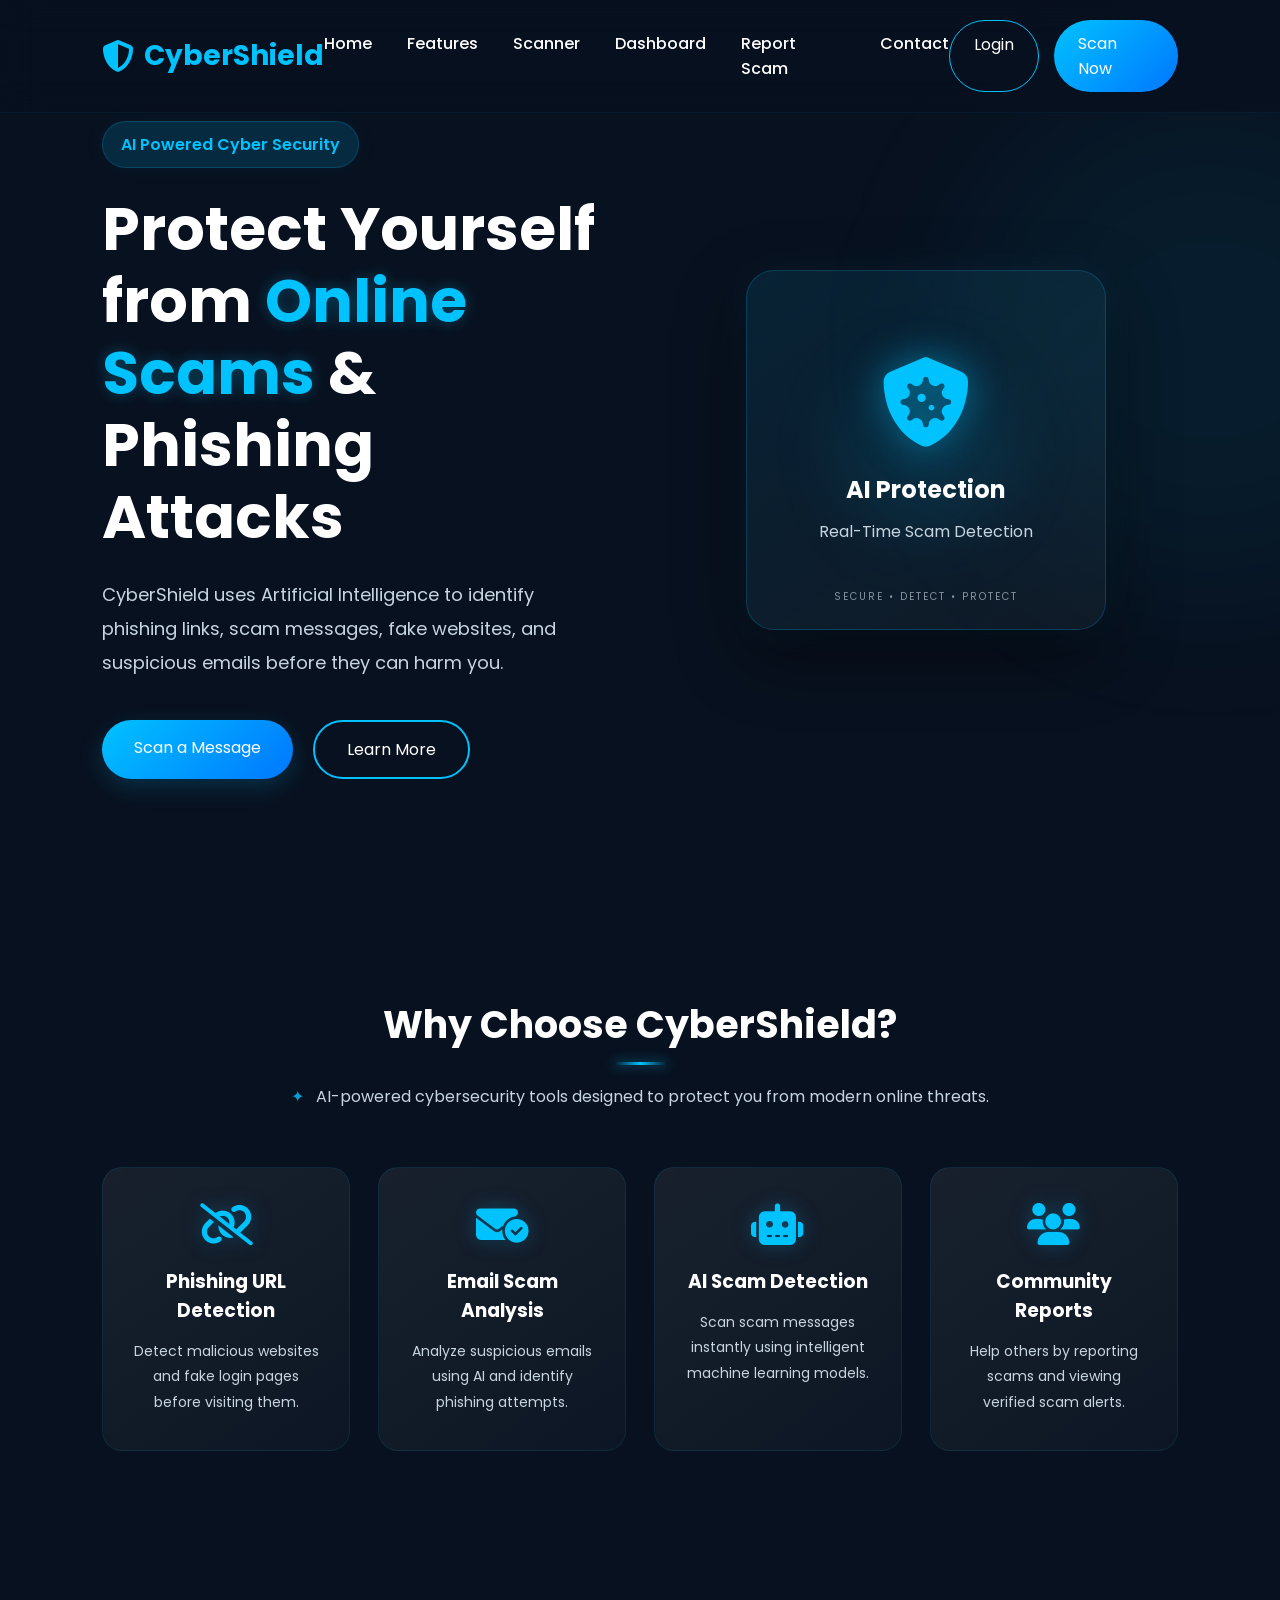
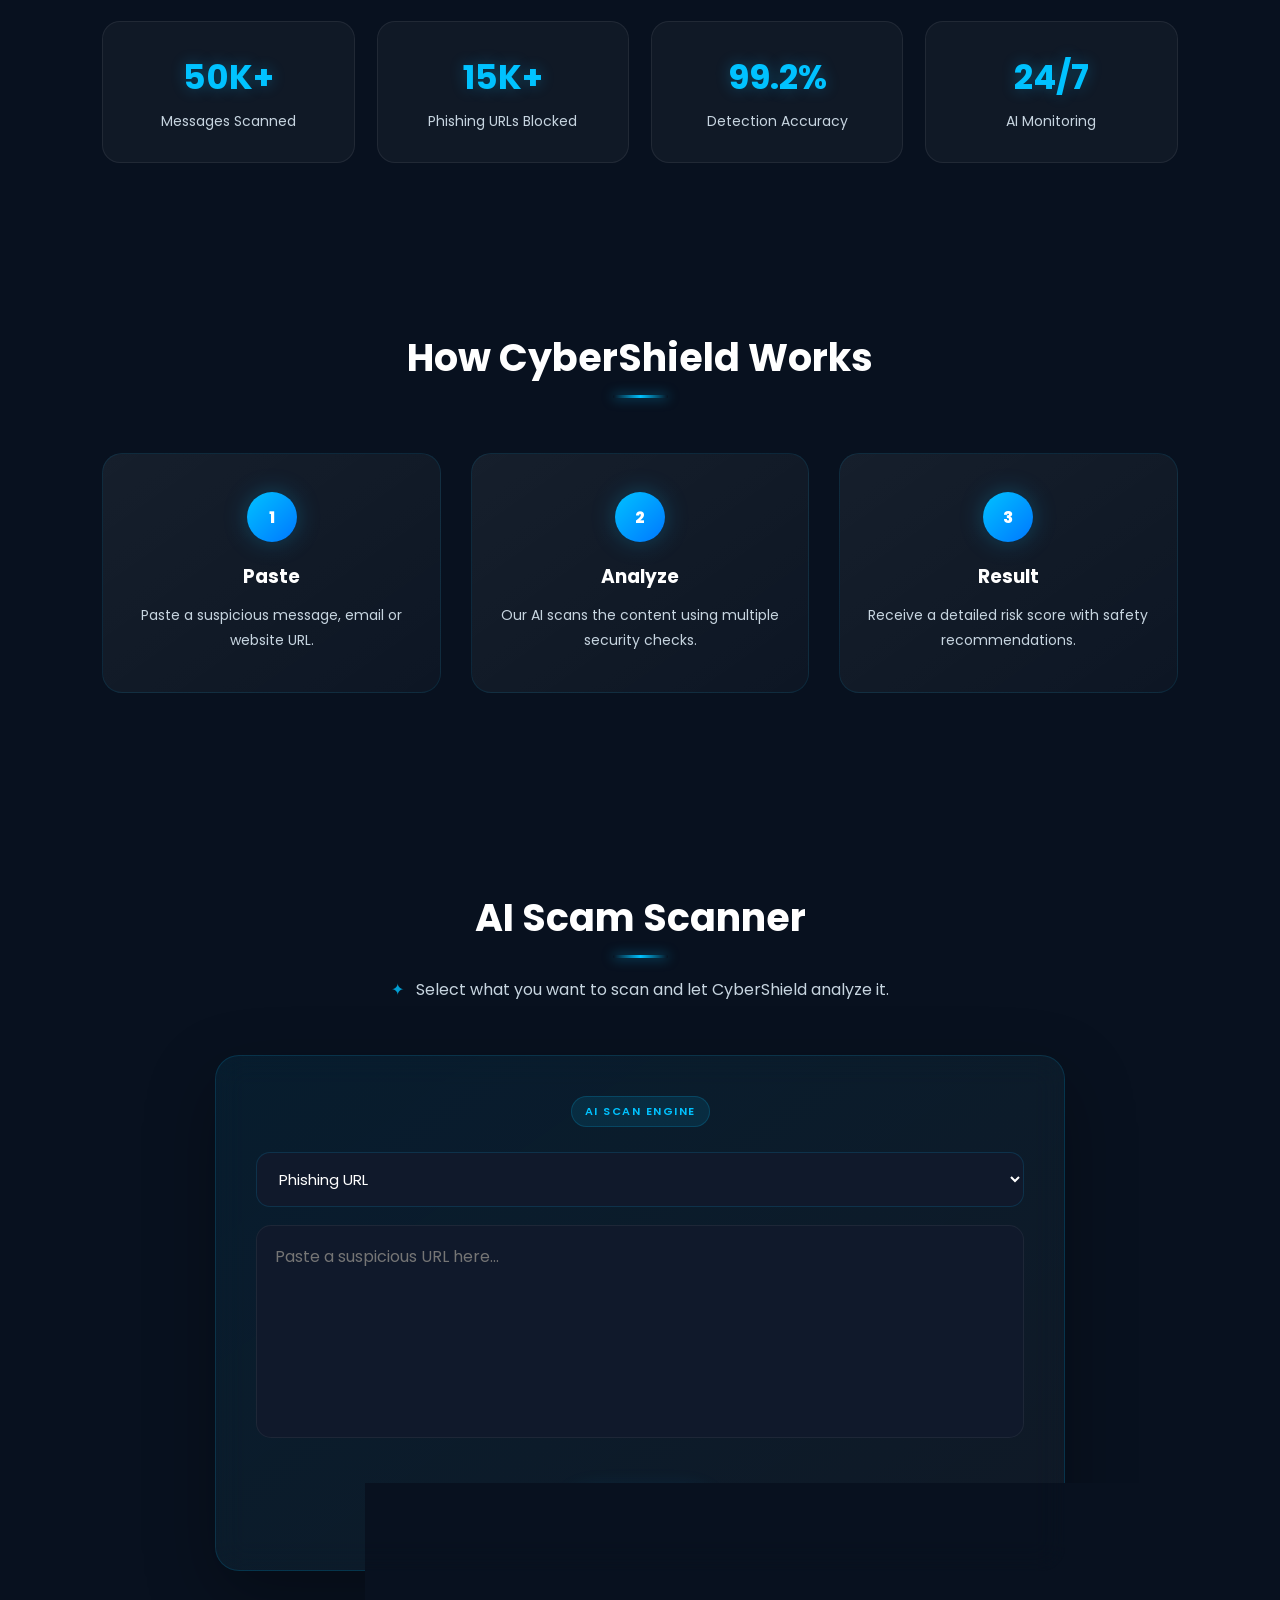
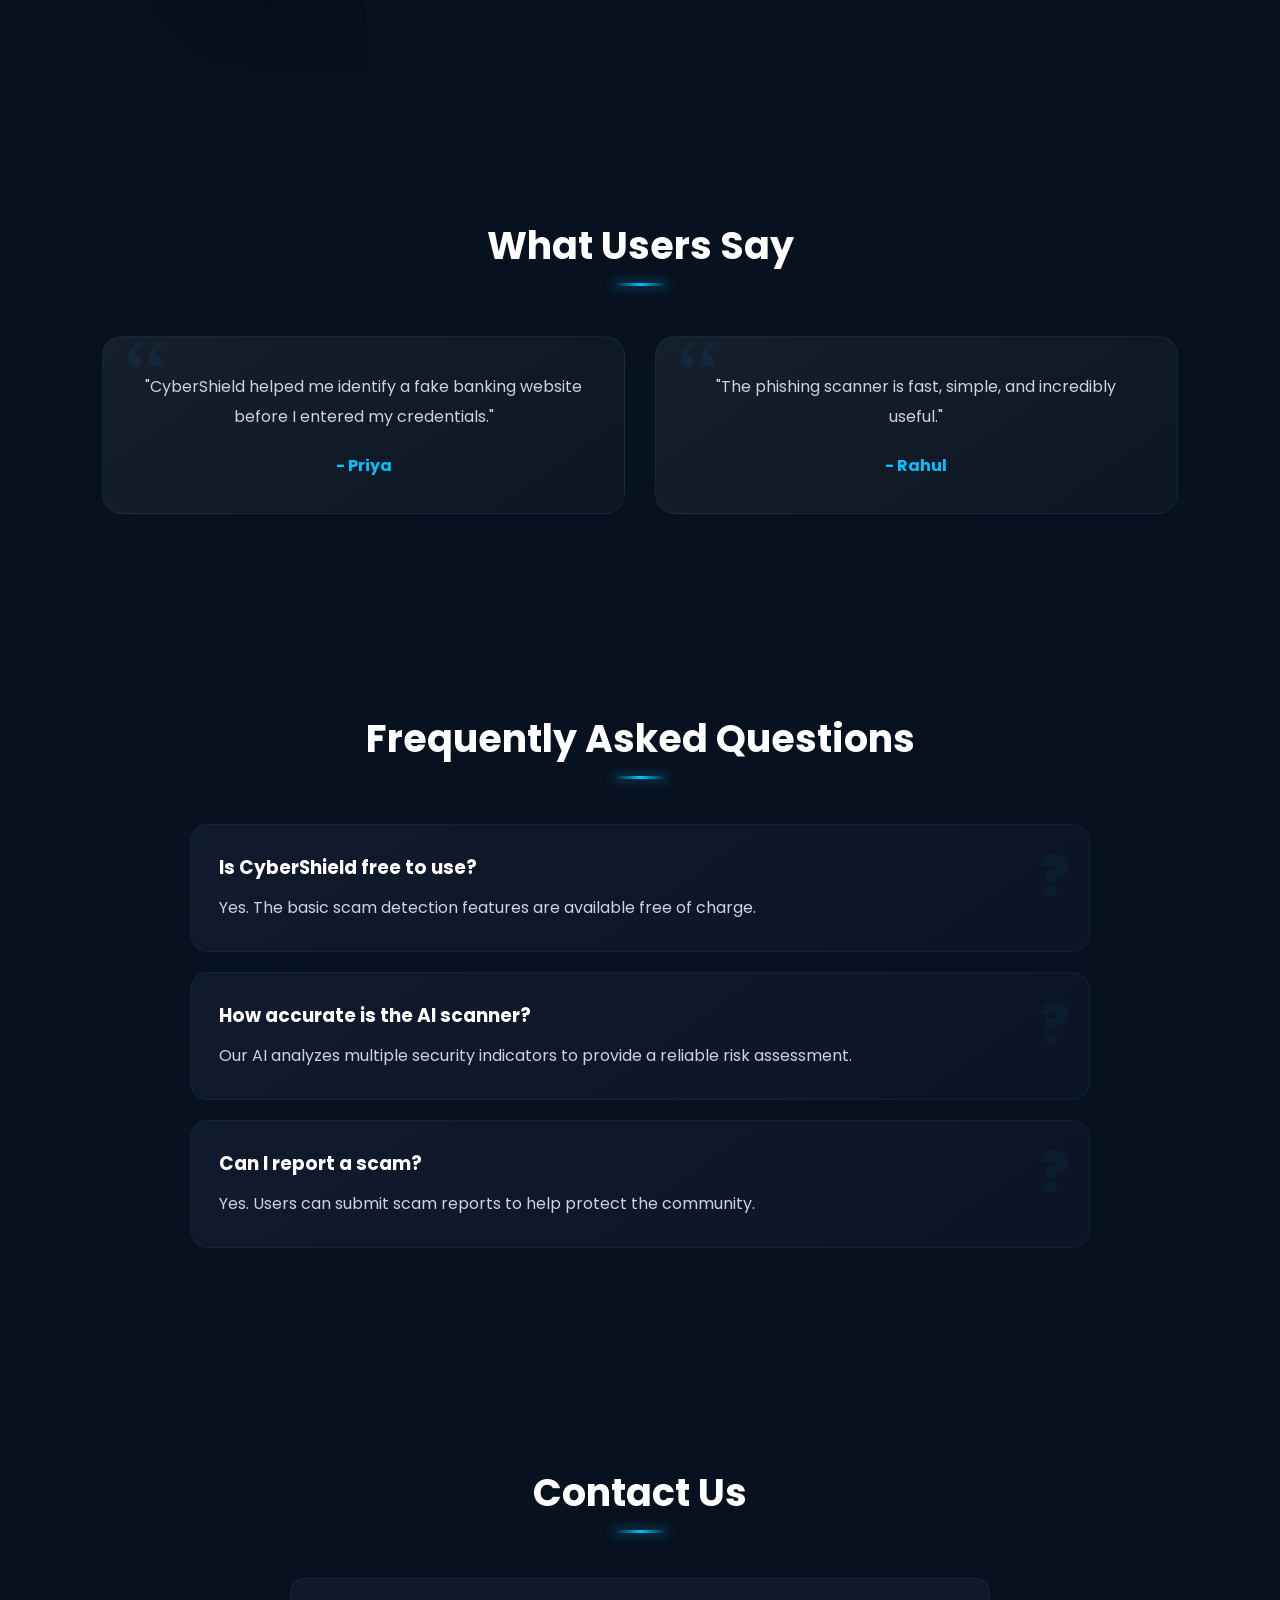
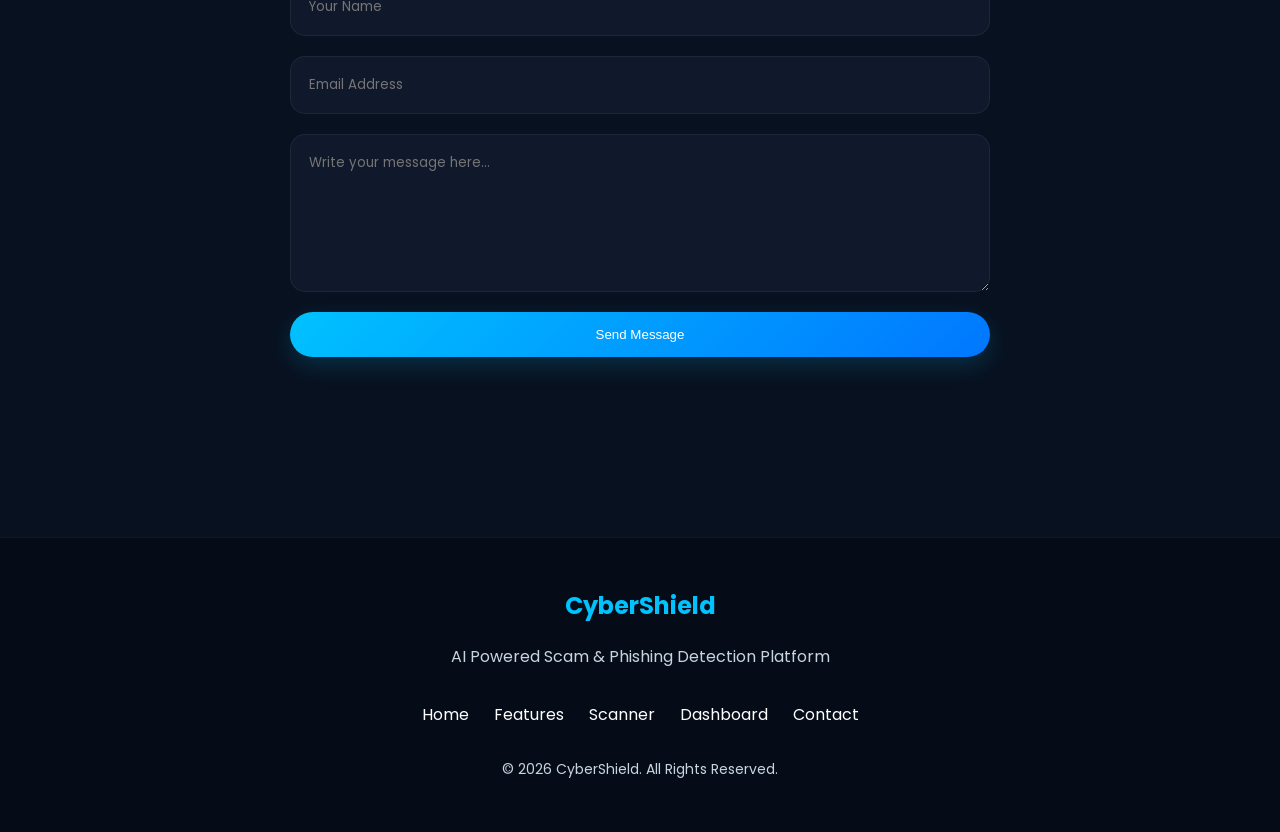
<file: frontend/index.html>
<!DOCTYPE html>
<html lang="en">

<head>

    <meta charset="UTF-8">
    <meta name="viewport" content="width=device-width, initial-scale=1.0">

    <title>CyberShield | AI Scam & Phishing Detection</title>

    <meta name="description"
        content="CyberShield is an AI-powered cybersecurity platform that detects phishing websites, scam messages, suspicious emails, and online fraud.">

    <!-- Google Font -->

    <link rel="preconnect" href="https://fonts.googleapis.com">

    <link rel="preconnect" href="https://fonts.gstatic.com" crossorigin>

    <link href="https://fonts.googleapis.com/css2?family=Poppins:wght@300;400;500;600;700;800&display=swap"
        rel="stylesheet">

    <!-- Font Awesome -->

    <link rel="stylesheet"
        href="https://cdnjs.cloudflare.com/ajax/libs/font-awesome/6.7.2/css/all.min.css">

    <!-- CSS -->

    <link rel="stylesheet" href="../assets/css/style.css">

    <link rel="stylesheet" href="../assets/css/animations.css">

    <link rel="stylesheet" href="../assets/css/responsive.css">

</head>

<body>

    <!-- =======================
            Navigation
    ======================== -->

    <header>

        <nav class="navbar">

            <div class="logo">

                <i class="fa-solid fa-shield-halved"></i>

                <span>CyberShield</span>

            </div>

            <ul class="nav-links">

                <li><a href="#">Home</a></li>

                <li><a href="#features">Features</a></li>

                <li><a href="#scanner">Scanner</a></li>

                <li><a href="#">Dashboard</a></li>

                <li><a href="#">Report Scam</a></li>

                <li><a href="#contact">Contact</a></li>

            </ul>

            <div class="nav-buttons">

                <a href="login.html" class="login-btn">
                    Login
                </a>

                <a href="#scanner" class="scan-btn">
                    Scan Now
                </a>

            </div>

        </nav>

    </header>


    <!-- =======================
            Hero Section
    ======================== -->

    <section class="hero">

        <div class="hero-left">

            <p class="tag">
                AI Powered Cyber Security
            </p>

            <h1>

                Protect Yourself from

                <span>
                    Online Scams
                </span>

                & Phishing Attacks

            </h1>

            <p class="hero-text">

                CyberShield uses Artificial Intelligence to identify phishing links,
                scam messages, fake websites, and suspicious emails before they
                can harm you.

            </p>

            <div class="hero-buttons">

                <a href="#scanner" class="primary-btn">
                    Scan a Message
                </a>

                <a href="#features" class="secondary-btn">
                    Learn More
                </a>

            </div>

        </div>


        <div class="hero-right">

            <div class="shield-card">

                <i class="fa-solid fa-shield-virus"></i>

                <h2>
                    AI Protection
                </h2>

                <p>
                    Real-Time Scam Detection
                </p>

            </div>

        </div>

    </section>


    <!-- ==========================================
         Features Section
    =========================================== -->

    <section id="features" class="features">

        <h2 class="section-title">
            Why Choose CyberShield?
        </h2>

        <p class="section-subtitle">
            AI-powered cybersecurity tools designed to protect you from modern online threats.
        </p>


        <div class="feature-container">

            <div class="feature-card">

                <i class="fa-solid fa-link-slash"></i>

                <h3>
                    Phishing URL Detection
                </h3>

                <p>
                    Detect malicious websites and fake login pages before visiting them.
                </p>

            </div>


            <div class="feature-card">

                <i class="fa-solid fa-envelope-circle-check"></i>

                <h3>
                    Email Scam Analysis
                </h3>

                <p>
                    Analyze suspicious emails using AI and identify phishing attempts.
                </p>

            </div>


            <div class="feature-card">

                <i class="fa-solid fa-robot"></i>

                <h3>
                    AI Scam Detection
                </h3>

                <p>
                    Scan scam messages instantly using intelligent machine learning models.
                </p>

            </div>


            <div class="feature-card">

                <i class="fa-solid fa-users"></i>

                <h3>
                    Community Reports
                </h3>

                <p>
                    Help others by reporting scams and viewing verified scam alerts.
                </p>

            </div>

        </div>

    </section>


    <!-- ==========================================
         Statistics Section
    =========================================== -->

    <section class="statistics">

        <div class="stat-card">

            <h2>50K+</h2>

            <p>
                Messages Scanned
            </p>

        </div>


        <div class="stat-card">

            <h2>15K+</h2>

            <p>
                Phishing URLs Blocked
            </p>

        </div>


        <div class="stat-card">

            <h2>99.2%</h2>

            <p>
                Detection Accuracy
            </p>

        </div>


        <div class="stat-card">

            <h2>24/7</h2>

            <p>
                AI Monitoring
            </p>

        </div>

    </section>


    <!-- ==========================================
         How It Works
    =========================================== -->

    <section class="how-it-works">

        <h2 class="section-title">
            How CyberShield Works
        </h2>


        <div class="steps">

            <div class="step">

                <span>1</span>

                <h3>
                    Paste
                </h3>

                <p>
                    Paste a suspicious message, email or website URL.
                </p>

            </div>


            <div class="step">

                <span>2</span>

                <h3>
                    Analyze
                </h3>

                <p>
                    Our AI scans the content using multiple security checks.
                </p>

            </div>


            <div class="step">

                <span>3</span>

                <h3>
                    Result
                </h3>

                <p>
                    Receive a detailed risk score with safety recommendations.
                </p>

            </div>

        </div>

    </section>


    <!-- ==========================================
         AI Scanner Preview
    =========================================== -->

    <section id="scanner" class="scanner-preview">

        <h2 class="section-title">
            AI Scam Scanner
        </h2>

        <p class="section-subtitle">
            Select what you want to scan and let CyberShield analyze it.
        </p>


        <div class="scanner-box">

            <!-- Scan Type -->

            <select id="scanType" class="scan-type">

                <option value="url">
                    Phishing URL
                </option>

                <option value="message">
                    Scam Message
                </option>

                <option value="email">
                    Suspicious Email
                </option>

            </select>


            <!-- Input -->

            <textarea
                id="scanInput"
                placeholder="Paste a suspicious URL here..."
                rows="7"></textarea>


            <!-- Analyze Button -->

            <button
                id="analyzeButton"
                class="primary-btn"
                type="button">

                Analyze Now

            </button>

        </div>


        <!-- ==========================================
             Scan Result
             IMPORTANT: Outside the button
        =========================================== -->

        <div
    class="scan-result"
    id="scanResult"
    style="display: none;">

    <button
        type="button"
        class="close-scan-result"
        id="closeScanResult"
        aria-label="Close scan result">
        x
    </button>

    <h3>
        Scan Result
    </h3>


            <p>
                <strong>Risk:</strong>

                <span id="resultRisk">
                    -
                </span>
            </p>


            <p>
                <strong>Score:</strong>

                <span id="resultScore">
                    -
                </span>
            </p>


            <div>

                <strong>
                    Reasons:
                </strong>

                <ul id="resultReasons"></ul>

            </div>

        </div>

    </section>


    <!-- ==========================================
         Testimonials
    =========================================== -->

    <section class="testimonials">

        <h2 class="section-title">
            What Users Say
        </h2>


        <div class="testimonial-container">

            <div class="testimonial-card">

                <p>
                    "CyberShield helped me identify a fake banking website before I entered my credentials."
                </p>

                <h4>
                    - Priya
                </h4>

            </div>


            <div class="testimonial-card">

                <p>
                    "The phishing scanner is fast, simple, and incredibly useful."
                </p>

                <h4>
                    - Rahul
                </h4>

            </div>

        </div>

    </section>


    <!-- ==========================================
         FAQ Section
    =========================================== -->

    <section class="faq">

        <h2 class="section-title">
            Frequently Asked Questions
        </h2>


        <div class="faq-container">

            <div class="faq-item">

                <h3>
                    Is CyberShield free to use?
                </h3>

                <p>
                    Yes. The basic scam detection features are available free of charge.
                </p>

            </div>


            <div class="faq-item">

                <h3>
                    How accurate is the AI scanner?
                </h3>

                <p>
                    Our AI analyzes multiple security indicators to provide a reliable risk assessment.
                </p>

            </div>


            <div class="faq-item">

                <h3>
                    Can I report a scam?
                </h3>

                <p>
                    Yes. Users can submit scam reports to help protect the community.
                </p>

            </div>

        </div>

    </section>


    <!-- ==========================================
         Contact Section
    =========================================== -->

    <section id="contact" class="contact">

        <h2 class="section-title">
            Contact Us
        </h2>


        <div class="contact-container">

            <input
                type="text"
                placeholder="Your Name">


            <input
                type="email"
                placeholder="Email Address">


            <textarea
                rows="6"
                placeholder="Write your message here..."></textarea>


            <button
                class="primary-btn"
                type="button">

                Send Message

            </button>

        </div>

    </section>


    <!-- ==========================================
         Footer
    =========================================== -->

    <footer>

        <div class="footer-content">

            <h2>
                CyberShield
            </h2>

            <p>
                AI Powered Scam & Phishing Detection Platform
            </p>


            <div class="footer-links">

                <a href="#">
                    Home
                </a>

                <a href="#features">
                    Features
                </a>

                <a href="#scanner">
                    Scanner
                </a>

                <a href="#">
                    Dashboard
                </a>

                <a href="#contact">
                    Contact
                </a>

            </div>


            <p class="copyright">

                © 2026 CyberShield. All Rights Reserved.

            </p>

        </div>

    </footer>


    <!-- ==========================================
         JavaScript
    =========================================== -->

    <script src="../assets/js/script.js"></script>

    <script src="../assets/js/animations.js"></script>

    <script src="../assets/js/ui.js"></script>

    <script src="../assets/js/scanner.js"></script>

</body>

</html>
</file>
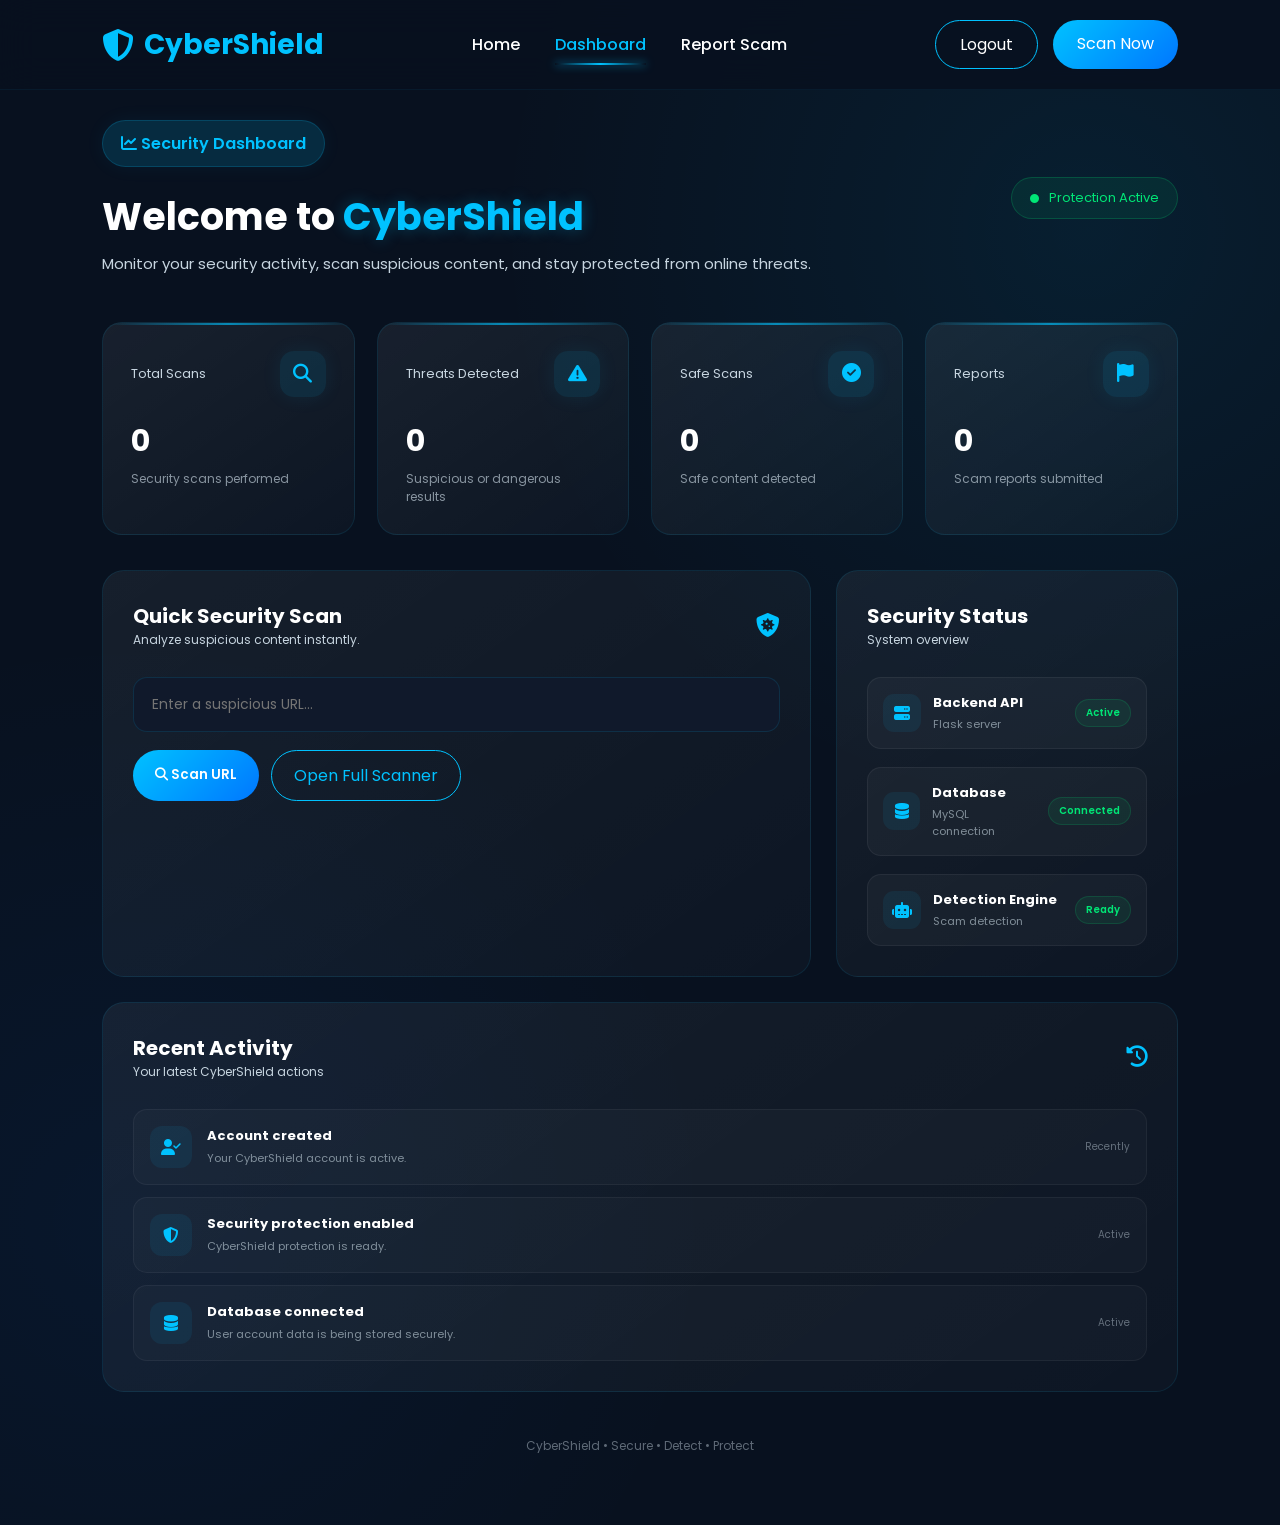
<file: frontend/dashboard.html>
<!DOCTYPE html>
<html lang="en">

<head>

    <meta charset="UTF-8">

    <meta
        name="viewport"
        content="width=device-width, initial-scale=1.0"
    >

    <title>CyberShield | Dashboard</title>

    <!-- Existing CyberShield Styles -->
    <link
        rel="stylesheet"
        href="/assets/css/style.css"
    >

    <link
        rel="stylesheet"
        href="/assets/css/animations.css"
    >

    <link
        rel="stylesheet"
        href="/assets/css/responsive.css"
    >

    <!-- Font Awesome -->
    <link
        rel="stylesheet"
        href="https://cdnjs.cloudflare.com/ajax/libs/font-awesome/6.5.2/css/all.min.css"
    >

    <!-- Dashboard Specific Styling -->
    <style>

        /* ==========================================
           CYBERSHIELD DASHBOARD
        ========================================== */

        .dashboard-page {

            min-height: 100vh;

            padding:
                120px 8% 70px;

            background:
                radial-gradient(
                    circle at 85% 15%,
                    rgba(0, 194, 255, 0.08),
                    transparent 35%
                ),

                radial-gradient(
                    circle at 10% 80%,
                    rgba(0, 119, 255, 0.06),
                    transparent 35%
                );

        }


        /* ==========================================
           DASHBOARD HEADER
        ========================================== */

        .dashboard-header {

            display: flex;

            justify-content: space-between;

            align-items: center;

            gap: 30px;

            margin-bottom: 45px;

        }


        .dashboard-heading h1 {

            font-size: 38px;

            line-height: 1.3;

            margin-bottom: 10px;

        }


        .dashboard-heading h1 span {

            color: var(--primary);

            text-shadow:
                0 0 15px
                rgba(0, 194, 255, 0.30);

        }


        .dashboard-heading p {

            color: var(--text);

            font-size: 15px;

            line-height: 1.7;

        }


        .dashboard-status {

            display: flex;

            align-items: center;

            gap: 10px;

            padding:
                10px 18px;

            border-radius: 50px;

            background:
                rgba(0, 230, 118, 0.08);

            border:
                1px solid
                rgba(0, 230, 118, 0.20);

            color:
                var(--success);

            font-size: 13px;

            white-space: nowrap;

        }


        .dashboard-status i {

            font-size: 9px;

            animation:
                dashboardPulse
                1.8s
                infinite;

        }


        @keyframes dashboardPulse {

            0% {

                opacity: 0.35;

            }

            50% {

                opacity: 1;

            }

            100% {

                opacity: 0.35;

            }

        }


        /* ==========================================
           STAT CARDS
        ========================================== */

        .dashboard-stats {

            display: grid;

            grid-template-columns:
                repeat(
                    4,
                    1fr
                );

            gap: 22px;

            margin-bottom: 35px;

        }


        .dashboard-stat-card {

            position: relative;

            padding: 28px;

            border-radius: 20px;

            background:
                linear-gradient(
                    145deg,
                    rgba(255, 255, 255, 0.065),
                    rgba(255, 255, 255, 0.025)
                );

            border:
                1px solid
                rgba(0, 194, 255, 0.10);

            overflow: hidden;

            transition:
                transform 0.35s ease,
                box-shadow 0.35s ease,
                border-color 0.35s ease;

        }


        .dashboard-stat-card::before {

            content: "";

            position: absolute;

            top: 0;

            left: 0;

            width: 100%;

            height: 2px;

            background:
                linear-gradient(
                    90deg,
                    transparent,
                    var(--primary),
                    transparent
                );

            opacity: 0.65;

        }


        .dashboard-stat-card:hover {

            transform:
                translateY(-7px);

            border-color:
                rgba(0, 194, 255, 0.25);

            box-shadow:
                0 18px 45px
                rgba(0, 194, 255, 0.10);

        }


        .dashboard-stat-top {

            display: flex;

            justify-content: space-between;

            align-items: center;

            margin-bottom: 22px;

        }


        .dashboard-stat-icon {

            width: 46px;

            height: 46px;

            display: flex;

            align-items: center;

            justify-content: center;

            border-radius: 14px;

            background:
                rgba(0, 194, 255, 0.10);

            color:
                var(--primary);

            font-size: 19px;

            box-shadow:
                0 0 20px
                rgba(0, 194, 255, 0.08);

        }


        .dashboard-stat-label {

            color:
                var(--text);

            font-size: 13px;

        }


        .dashboard-stat-value {

            font-size: 30px;

            font-weight: 700;

            color:
                var(--white);

            margin-bottom: 6px;

        }


        .dashboard-stat-description {

            color:
                rgba(199, 213, 224, 0.65);

            font-size: 12px;

        }


        /* ==========================================
           MAIN DASHBOARD GRID
        ========================================== */

        .dashboard-grid {

            display: grid;

            grid-template-columns:
                1.35fr
                0.65fr;

            gap: 25px;

            margin-bottom: 25px;

        }


        .dashboard-card {

            background:
                linear-gradient(
                    145deg,
                    rgba(255, 255, 255, 0.06),
                    rgba(255, 255, 255, 0.025)
                );

            border:
                1px solid
                rgba(0, 194, 255, 0.10);

            border-radius: 22px;

            padding: 30px;

            transition:
                transform 0.35s ease,
                box-shadow 0.35s ease,
                border-color 0.35s ease;

        }


        .dashboard-card:hover {

            border-color:
                rgba(0, 194, 255, 0.18);

            box-shadow:
                0 20px 50px
                rgba(0, 0, 0, 0.20);

        }


        .dashboard-card-header {

            display: flex;

            justify-content: space-between;

            align-items: center;

            margin-bottom: 28px;

        }


        .dashboard-card-header h2 {

            font-size: 20px;

        }


        .dashboard-card-header p {

            color:
                var(--text);

            font-size: 12px;

        }


        /* ==========================================
           QUICK SCAN
        ========================================== */

        .quick-scan {

            display: flex;

            flex-direction: column;

            gap: 18px;

        }


        .quick-scan-input {

            width: 100%;

            padding:
                16px 18px;

            border:
                1px solid
                rgba(0, 194, 255, 0.13);

            border-radius: 14px;

            outline: none;

            background:
                #10192B;

            color:
                white;

            font-family:
                'Poppins',
                sans-serif;

            font-size: 14px;

            transition:
                0.3s ease;

        }


        .quick-scan-input:focus {

            border-color:
                var(--primary);

            box-shadow:
                0 0 18px
                rgba(0, 194, 255, 0.15);

        }


        .quick-scan-actions {

            display: flex;

            gap: 12px;

            flex-wrap: wrap;

        }


        .quick-scan-btn {

            padding:
                12px 22px;

            border-radius: 50px;

            background:
                linear-gradient(
                    135deg,
                    var(--primary),
                    var(--secondary)
                );

            color:
                white;

            font-family:
                'Poppins',
                sans-serif;

            font-weight: 600;

            transition:
                0.3s ease;

        }


        .quick-scan-btn:hover {

            transform:
                translateY(-3px);

            box-shadow:
                0 10px 25px
                rgba(0, 194, 255, 0.25);

        }


        .quick-scan-btn:disabled {

            opacity: 0.75;

            cursor: not-allowed;

            transform: none;

        }


        .view-scanner-btn {

            padding:
                12px 22px;

            border:
                1px solid
                var(--primary);

            border-radius: 50px;

            color:
                var(--primary);

            transition:
                0.3s ease;

        }


        .view-scanner-btn:hover {

            background:
                var(--primary);

            color:
                var(--dark);

        }


        /* ==========================================
           QUICK SCAN RESULT
           Same result style structure as scan.html
        ========================================== */

        .dashboard-quick-scan-result {

            position: relative;

            margin-top: 22px;

            padding: 25px;

            border-radius: 18px;

            background:
                linear-gradient(
                    145deg,
                    rgba(255, 255, 255, 0.07),
                    rgba(255, 255, 255, 0.025)
                );

            border:
                1px solid
                rgba(0, 194, 255, 0.16);

            box-shadow:
                0 18px 45px
                rgba(0, 0, 0, 0.20);

            animation:
                dashboardResultAppear
                0.35s
                ease;

        }


        @keyframes dashboardResultAppear {

            from {

                opacity: 0;

                transform:
                    translateY(12px)
                    scale(0.98);

            }

            to {

                opacity: 1;

                transform:
                    translateY(0)
                    scale(1);

            }

        }


        .dashboard-quick-scan-result h3 {

            margin-bottom: 18px;

            font-size: 20px;

            color:
                var(--white);

        }


        .dashboard-quick-scan-result p {

            margin-bottom: 10px;

            color:
                var(--text);

            font-size: 13px;

        }


        .dashboard-quick-scan-result strong {

            color:
                var(--white);

        }


        .dashboard-quick-scan-result ul {

            margin-top: 10px;

            padding-left: 20px;

        }


        .dashboard-quick-scan-result li {

            margin-bottom: 7px;

            color:
                var(--text);

            font-size: 12px;

            line-height: 1.5;

        }


        .dashboard-result-close {

            position: absolute;

            top: 12px;

            right: 15px;

            width: 32px;

            height: 32px;

            border: none;

            background: transparent;

            color:
                rgba(255, 255, 255, 0.65);

            font-size: 24px;

            line-height: 1;

            cursor: pointer;

            transition:
                0.25s ease;

        }


        .dashboard-result-close:hover {

            color:
                white;

            transform:
                rotate(90deg);

        }


        /* SAFE */

        .dashboard-quick-scan-result.safe {

            border-color:
                rgba(0, 230, 118, 0.30);

            box-shadow:
                0 18px 45px
                rgba(0, 230, 118, 0.08);

        }


        .dashboard-quick-scan-result.safe h3 {

            color:
                var(--success);

        }


        /* SUSPICIOUS */

        .dashboard-quick-scan-result.suspicious {

            border-color:
                rgba(255, 193, 7, 0.30);

            box-shadow:
                0 18px 45px
                rgba(255, 193, 7, 0.08);

        }


        .dashboard-quick-scan-result.suspicious h3 {

            color:
                #ffc107;

        }


        /* DANGEROUS */

        .dashboard-quick-scan-result.dangerous {

            border-color:
                rgba(255, 70, 70, 0.35);

            box-shadow:
                0 18px 45px
                rgba(255, 70, 70, 0.10);

        }


        .dashboard-quick-scan-result.dangerous h3 {

            color:
                #ff4d5f;

        }


        /* ==========================================
           SECURITY STATUS
        ========================================== */

        .security-status {

            display:
                flex;

            flex-direction:
                column;

            gap: 18px;

        }


        .security-item {

            display:
                flex;

            align-items:
                center;

            justify-content:
                space-between;

            gap: 15px;

            padding:
                15px;

            border-radius:
                14px;

            background:
                rgba(
                    255,
                    255,
                    255,
                    0.035
                );

            border:
                1px solid
                rgba(
                    255,
                    255,
                    255,
                    0.06
                );

        }


        .security-item-left {

            display:
                flex;

            align-items:
                center;

            gap: 12px;

        }


        .security-item-icon {

            width:
                38px;

            height:
                38px;

            display:
                flex;

            align-items:
                center;

            justify-content:
                center;

            border-radius:
                11px;

            background:
                rgba(
                    0,
                    194,
                    255,
                    0.08
                );

            color:
                var(--primary);

        }


        .security-item h4 {

            font-size:
                13px;

            margin-bottom:
                3px;

        }


        .security-item p {

            font-size:
                11px;

            color:
                rgba(
                    199,
                    213,
                    224,
                    0.60
                );

        }


        .status-badge {

            padding:
                5px 10px;

            border-radius:
                50px;

            font-size:
                10px;

            font-weight:
                600;

        }


        .status-badge.active {

            color:
                var(--success);

            background:
                rgba(
                    0,
                    230,
                    118,
                    0.08
                );

            border:
                1px solid
                rgba(
                    0,
                    230,
                    118,
                    0.15
                );

        }


        /* ==========================================
           RECENT ACTIVITY
        ========================================== */

        .activity-list {

            display:
                flex;

            flex-direction:
                column;

            gap:
                12px;

        }


        .activity-item {

            display:
                flex;

            align-items:
                center;

            gap:
                15px;

            padding:
                16px;

            border-radius:
                14px;

            background:
                rgba(
                    255,
                    255,
                    255,
                    0.025
                );

            border:
                1px solid
                rgba(
                    255,
                    255,
                    255,
                    0.05
                );

        }


        .activity-icon {

            width:
                42px;

            height:
                42px;

            min-width:
                42px;

            display:
                flex;

            align-items:
                center;

            justify-content:
                center;

            border-radius:
                12px;

            color:
                var(--primary);

            background:
                rgba(
                    0,
                    194,
                    255,
                    0.08
                );

        }


        .activity-content {

            flex:
                1;

        }


        .activity-content h4 {

            font-size:
                13px;

            margin-bottom:
                4px;

        }


        .activity-content p {

            font-size:
                11px;

            color:
                rgba(
                    199,
                    213,
                    224,
                    0.60
                );

        }


        .activity-time {

            font-size:
                10px;

            color:
                rgba(
                    199,
                    213,
                    224,
                    0.45
                );

            white-space:
                nowrap;

        }


        /* ==========================================
           DASHBOARD FOOTER
        ========================================== */

        .dashboard-footer {

            text-align:
                center;

            margin-top:
                45px;

            color:
                rgba(
                    199,
                    213,
                    224,
                    0.45
                );

            font-size:
                12px;

        }


        /* ==========================================
           RESPONSIVE
        ========================================== */

        @media (max-width: 1000px) {

            .dashboard-stats {

                grid-template-columns:
                    repeat(
                        2,
                        1fr
                    );

            }

            .dashboard-grid {

                grid-template-columns:
                    1fr;

            }

        }


        @media (max-width: 700px) {

            .dashboard-page {

                padding:
                    120px 6% 60px;

            }

            .dashboard-header {

                flex-direction:
                    column;

                align-items:
                    flex-start;

            }

            .dashboard-heading h1 {

                font-size:
                    30px;

            }

            .dashboard-stats {

                grid-template-columns:
                    1fr;

            }

            .dashboard-card {

                padding:
                    22px;

            }

            .quick-scan-actions {

                flex-direction:
                    column;

            }

            .quick-scan-btn,
            .view-scanner-btn {

                width:
                    100%;

                text-align:
                    center;

            }

        }


    </style>

</head>


<body>


    <!-- ==========================================
         NAVIGATION
    ========================================== -->

    <nav class="navbar">

        <a
            href="/"
            class="logo"
        >

            <i class="fa-solid fa-shield-halved"></i>

            CyberShield

        </a>


        <div class="nav-links">

            <a href="/">
                Home
            </a>

            <a
                href="/dashboard.html"
                class="active"
            >
                Dashboard
            </a>

            <a href="/report.html">
                Report Scam
            </a>

        </div>


        <div class="nav-buttons">

            <a
                href="/login.html"
                class="login-btn"
            >
                Logout
            </a>

            <a
                href="/"
                class="scan-btn"
            >
                Scan Now
            </a>

        </div>

    </nav>



    <!-- ==========================================
         DASHBOARD
    ========================================== -->

    <main class="dashboard-page">


        <!-- DASHBOARD HEADER -->

        <section class="dashboard-header">

            <div class="dashboard-heading">

                <div class="tag">

                    <i class="fa-solid fa-chart-line"></i>

                    Security Dashboard

                </div>

                <h1>

                    Welcome to
                    <span>CyberShield</span>

                </h1>

                <p>

                    Monitor your security activity,
                    scan suspicious content, and
                    stay protected from online threats.

                </p>

            </div>


            <div class="dashboard-status">

                <i class="fa-solid fa-circle"></i>

                Protection Active

            </div>

        </section>



        <!-- ==========================================
             STATISTICS
        ========================================== -->

        <section class="dashboard-stats">


            <div class="dashboard-stat-card">

                <div class="dashboard-stat-top">

                    <div>

                        <div class="dashboard-stat-label">
                            Total Scans
                        </div>

                    </div>

                    <div class="dashboard-stat-icon">

                        <i class="fa-solid fa-magnifying-glass"></i>

                    </div>

                </div>

                <div
                    class="dashboard-stat-value"
                    id="totalScans"
                >
                    0
                </div>

                <div class="dashboard-stat-description">

                    Security scans performed

                </div>

            </div>



            <div class="dashboard-stat-card">

                <div class="dashboard-stat-top">

                    <div>

                        <div class="dashboard-stat-label">
                            Threats Detected
                        </div>

                    </div>

                    <div class="dashboard-stat-icon">

                        <i class="fa-solid fa-triangle-exclamation"></i>

                    </div>

                </div>

                <div
                    class="dashboard-stat-value"
                    id="threatsDetected"
                >
                    0
                </div>

                <div class="dashboard-stat-description">

                    Suspicious or dangerous results

                </div>

            </div>



            <div class="dashboard-stat-card">

                <div class="dashboard-stat-top">

                    <div>

                        <div class="dashboard-stat-label">
                            Safe Scans
                        </div>

                    </div>

                    <div class="dashboard-stat-icon">

                        <i class="fa-solid fa-circle-check"></i>

                    </div>

                </div>

                <div
                    class="dashboard-stat-value"
                    id="safeScans"
                >
                    0
                </div>

                <div class="dashboard-stat-description">

                    Safe content detected

                </div>

            </div>



            <div class="dashboard-stat-card">

                <div class="dashboard-stat-top">

                    <div>

                        <div class="dashboard-stat-label">
                            Reports
                        </div>

                    </div>

                    <div class="dashboard-stat-icon">

                        <i class="fa-solid fa-flag"></i>

                    </div>

                </div>

                <div
                    class="dashboard-stat-value"
                    id="totalReports"
                >
                    0
                </div>

                <div class="dashboard-stat-description">

                    Scam reports submitted

                </div>

            </div>


        </section>



        <!-- ==========================================
             MAIN GRID
        ========================================== -->

        <section class="dashboard-grid">


            <!-- QUICK SCAN -->

            <div class="dashboard-card">

                <div class="dashboard-card-header">

                    <div>

                        <h2>
                            Quick Security Scan
                        </h2>

                        <p>
                            Analyze suspicious content instantly.
                        </p>

                    </div>

                    <i
                        class="fa-solid fa-shield-virus"
                        style="
                            color:var(--primary);
                            font-size:24px;
                        "
                    ></i>

                </div>


                <div class="quick-scan">

                    <input
                        type="text"
                        id="quickScanInput"
                        class="quick-scan-input"
                        placeholder="Enter a suspicious URL..."
                        autocomplete="off"
                    >


                    <div class="quick-scan-actions">

                        <button
                            type="button"
                            id="quickScanButton"
                            class="quick-scan-btn"
                        >

                            <i class="fa-solid fa-magnifying-glass"></i>

                            Scan URL

                        </button>


                        <a
                            href="/scan.html"
                            class="view-scanner-btn"
                        >

                            Open Full Scanner

                        </a>

                    </div>


                    <!-- ==========================================
                         QUICK SCAN RESULT
                         Same visual concept as scan.html
                    ========================================== -->

                    <div
                        class="dashboard-quick-scan-result"
                        id="quickScanResult"
                        style="display: none;"
                    >

                        <button
                            type="button"
                            class="dashboard-result-close"
                            id="closeQuickScanResult"
                            aria-label="Close scan result"
                        >

                            ×

                        </button>


                        <h3>
                            Scan Result
                        </h3>


                        <p>

                            <strong>
                                Risk:
                            </strong>

                            <span id="quickResultRisk">
                                -
                            </span>

                        </p>


                        <p>

                            <strong>
                                Score:
                            </strong>

                            <span id="quickResultScore">
                                -
                            </span>

                        </p>


                        <div>

                            <strong>
                                Reasons:
                            </strong>


                            <ul id="quickResultReasons"></ul>

                        </div>

                    </div>


                </div>

            </div>



            <!-- SECURITY STATUS -->

            <div class="dashboard-card">

                <div class="dashboard-card-header">

                    <div>

                        <h2>
                            Security Status
                        </h2>

                        <p>
                            System overview
                        </p>

                    </div>

                </div>


                <div class="security-status">


                    <div class="security-item">

                        <div class="security-item-left">

                            <div class="security-item-icon">

                                <i class="fa-solid fa-server"></i>

                            </div>

                            <div>

                                <h4>
                                    Backend API
                                </h4>

                                <p>
                                    Flask server
                                </p>

                            </div>

                        </div>


                        <span class="status-badge active">
                            Active
                        </span>

                    </div>



                    <div class="security-item">

                        <div class="security-item-left">

                            <div class="security-item-icon">

                                <i class="fa-solid fa-database"></i>

                            </div>

                            <div>

                                <h4>
                                    Database
                                </h4>

                                <p>
                                    MySQL connection
                                </p>

                            </div>

                        </div>


                        <span class="status-badge active">
                            Connected
                        </span>

                    </div>



                    <div class="security-item">

                        <div class="security-item-left">

                            <div class="security-item-icon">

                                <i class="fa-solid fa-robot"></i>

                            </div>

                            <div>

                                <h4>
                                    Detection Engine
                                </h4>

                                <p>
                                    Scam detection
                                </p>

                            </div>

                        </div>


                        <span class="status-badge active">
                            Ready
                        </span>

                    </div>


                </div>

            </div>


        </section>



        <!-- ==========================================
             RECENT ACTIVITY
        ========================================== -->

        <section class="dashboard-card">

            <div class="dashboard-card-header">

                <div>

                    <h2>
                        Recent Activity
                    </h2>

                    <p>
                        Your latest CyberShield actions
                    </p>

                </div>

                <i
                    class="fa-solid fa-clock-rotate-left"
                    style="
                        color:var(--primary);
                        font-size:21px;
                    "
                ></i>

            </div>


            <div class="activity-list">


                <div class="activity-item">

                    <div class="activity-icon">

                        <i class="fa-solid fa-user-check"></i>

                    </div>

                    <div class="activity-content">

                        <h4>
                            Account created
                        </h4>

                        <p>
                            Your CyberShield account is active.
                        </p>

                    </div>

                    <div class="activity-time">
                        Recently
                    </div>

                </div>



                <div class="activity-item">

                    <div class="activity-icon">

                        <i class="fa-solid fa-shield-halved"></i>

                    </div>

                    <div class="activity-content">

                        <h4>
                            Security protection enabled
                        </h4>

                        <p>
                            CyberShield protection is ready.
                        </p>

                    </div>

                    <div class="activity-time">
                        Active
                    </div>

                </div>



                <div class="activity-item">

                    <div class="activity-icon">

                        <i class="fa-solid fa-database"></i>

                    </div>

                    <div class="activity-content">

                        <h4>
                            Database connected
                        </h4>

                        <p>
                            User account data is being stored securely.
                        </p>

                    </div>

                    <div class="activity-time">
                        Active
                    </div>

                </div>


            </div>

        </section>



        <div class="dashboard-footer">

            CyberShield • Secure • Detect • Protect

        </div>


    </main>


    <!-- ==========================================
         DASHBOARD JAVASCRIPT
    ========================================== -->

    <script src="/assets/js/dashboard.js"></script>


</body>

</html>
</file>
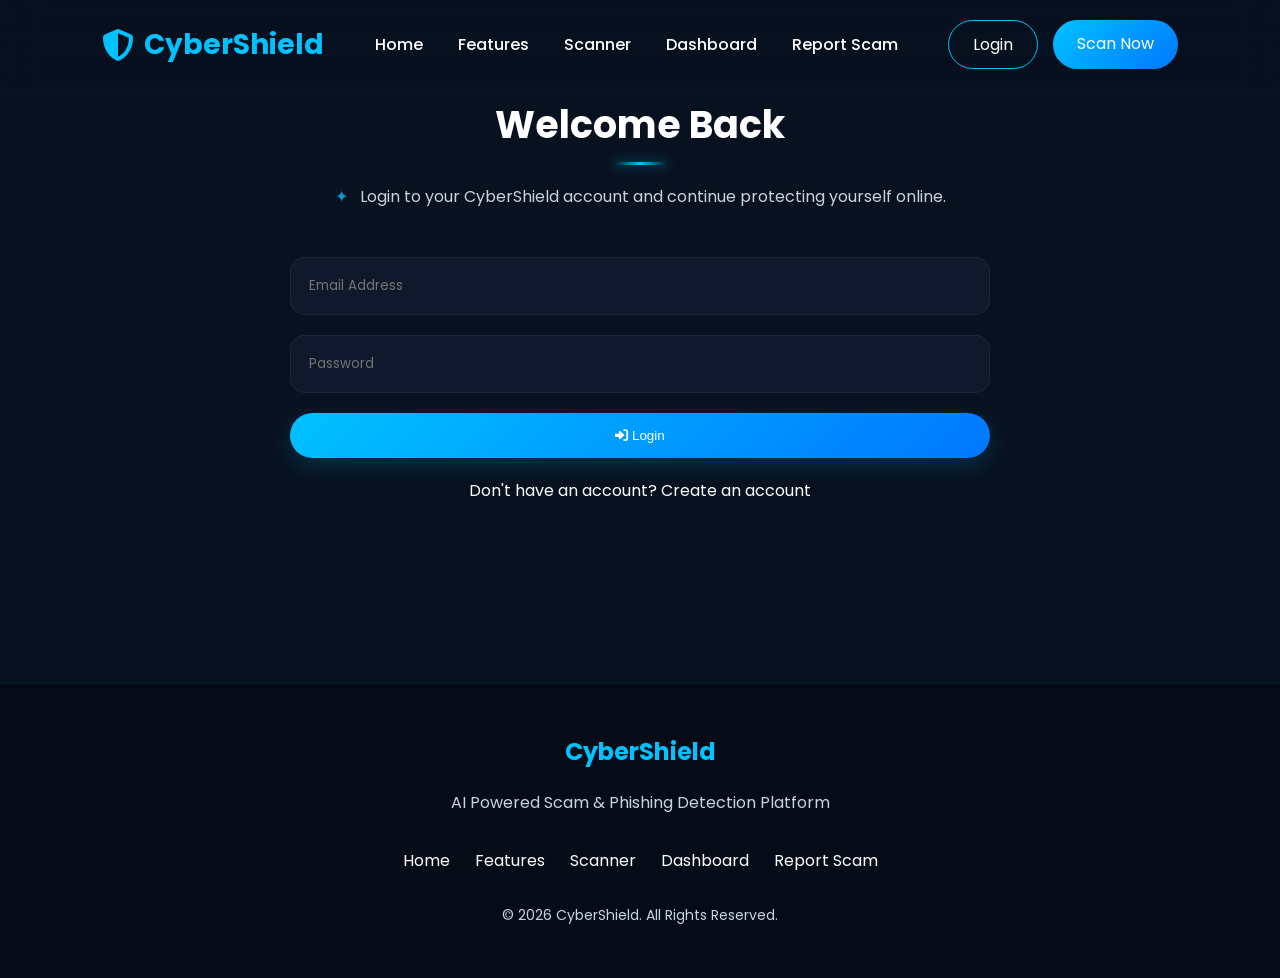
<file: frontend/login.html>
<!DOCTYPE html>
<html lang="en">

<head>

    <meta charset="UTF-8">

    <meta name="viewport"
          content="width=device-width, initial-scale=1.0">

    <title>CyberShield | Login</title>

    <!-- Google Font -->

    <link rel="preconnect"
          href="https://fonts.googleapis.com">

    <link rel="preconnect"
          href="https://fonts.gstatic.com"
          crossorigin>

    <link href="https://fonts.googleapis.com/css2?family=Poppins:wght@300;400;500;600;700;800&display=swap"
          rel="stylesheet">

    <!-- Font Awesome -->

    <link rel="stylesheet"
          href="https://cdnjs.cloudflare.com/ajax/libs/font-awesome/6.7.2/css/all.min.css">

    <!-- CSS -->

    <link rel="stylesheet"
          href="../assets/css/style.css">

    <link rel="stylesheet"
          href="../assets/css/animations.css">

    <link rel="stylesheet"
          href="../assets/css/responsive.css">

</head>


<body>


    <!-- =========================
         NAVIGATION
    ========================== -->

    <header>

        <nav class="navbar">

            <div class="logo">

                <i class="fa-solid fa-shield-halved"></i>

                <span>CyberShield</span>

            </div>


            <ul class="nav-links">

                <li>
                    <a href="index.html">
                        Home
                    </a>
                </li>

                <li>
                    <a href="index.html#features">
                        Features
                    </a>
                </li>

                <li>
                    <a href="index.html#scanner">
                        Scanner
                    </a>
                </li>

                <li>
                    <a href="dashboard.html">
                        Dashboard
                    </a>
                </li>

                <li>
                    <a href="report-scam.html">
                        Report Scam
                    </a>
                </li>

            </ul>


            <div class="nav-buttons">

                <a href="login.html"
                   class="login-btn">
                    Login
                </a>

                <a href="index.html#scanner"
                   class="scan-btn">
                    Scan Now
                </a>

            </div>

        </nav>

    </header>


    <!-- =========================
         LOGIN SECTION
    ========================== -->

    <section class="contact">

        <h2 class="section-title">
            Welcome Back
        </h2>


        <p class="section-subtitle">

            Login to your CyberShield account
            and continue protecting yourself online.

        </p>


        <div class="contact-container">


            <!-- Email -->

            <input
                type="email"
                id="loginEmail"
                placeholder="Email Address"
                autocomplete="email">


            <!-- Password -->

            <input
                type="password"
                id="loginPassword"
                placeholder="Password"
                autocomplete="current-password">


            <!-- Login Button -->

            <button
                type="button"
                id="loginButton"
                class="primary-btn">

                <i class="fa-solid fa-right-to-bracket"></i>

                Login

            </button>


            <!-- Status -->

            <p id="loginStatus"
               style="display: none;">
            </p>


            <!-- Register Link -->

            <p>

                Don't have an account?

                <a href="register.html">
                    Create an account
                </a>

            </p>


        </div>

    </section>


    <!-- =========================
         FOOTER
    ========================== -->

    <footer>

        <div class="footer-content">

            <h2>
                CyberShield
            </h2>

            <p>
                AI Powered Scam & Phishing Detection Platform
            </p>


            <div class="footer-links">

                <a href="index.html">
                    Home
                </a>

                <a href="index.html#features">
                    Features
                </a>

                <a href="index.html#scanner">
                    Scanner
                </a>

                <a href="dashboard.html">
                    Dashboard
                </a>

                <a href="report-scam.html">
                    Report Scam
                </a>

            </div>


            <p class="copyright">

                © 2026 CyberShield. All Rights Reserved.

            </p>

        </div>

    </footer>


    <!-- =========================
         JAVASCRIPT
    ========================== -->

    <script src="../assets/js/login.js"></script>

</body>

</html>
</file>
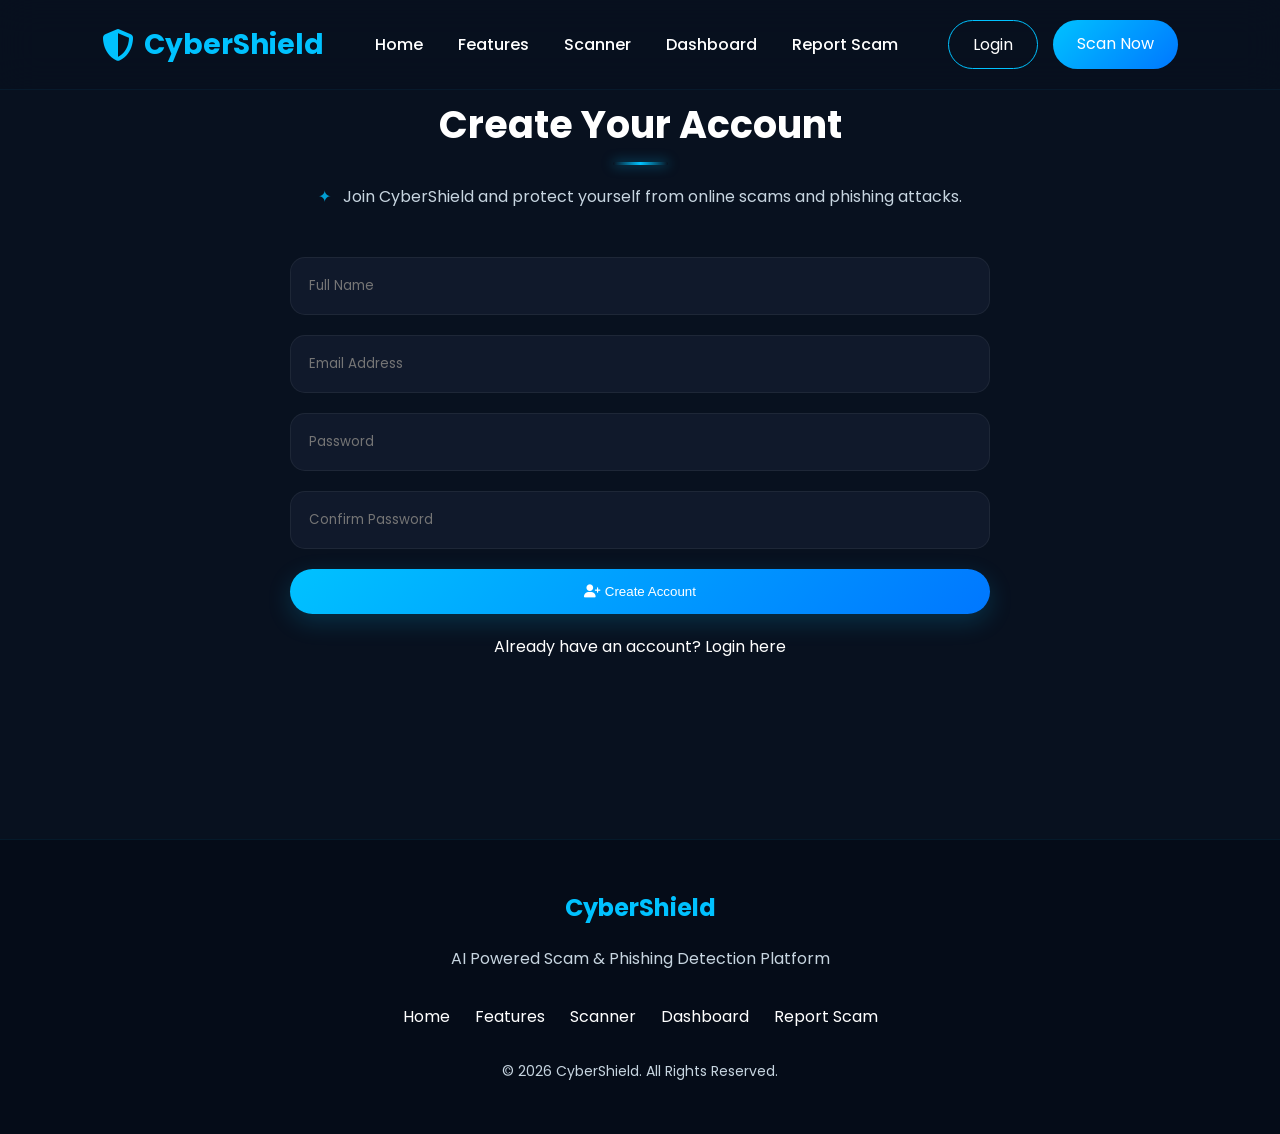
<file: frontend/register.html>
<!DOCTYPE html>
<html lang="en">

<head>

    <meta charset="UTF-8">

    <meta name="viewport"
          content="width=device-width, initial-scale=1.0">

    <title>CyberShield | Register</title>

    <meta name="description"
          content="Create your CyberShield account and protect yourself from online scams and phishing attacks.">


    <!-- Google Font -->

    <link rel="preconnect"
          href="https://fonts.googleapis.com">

    <link rel="preconnect"
          href="https://fonts.gstatic.com"
          crossorigin>

    <link href="https://fonts.googleapis.com/css2?family=Poppins:wght@300;400;500;600;700;800&display=swap"
          rel="stylesheet">


    <!-- Font Awesome -->

    <link rel="stylesheet"
          href="https://cdnjs.cloudflare.com/ajax/libs/font-awesome/6.7.2/css/all.min.css">


    <!-- Existing CyberShield CSS -->

    <link rel="stylesheet"
          href="../assets/css/style.css">

    <link rel="stylesheet"
          href="../assets/css/animations.css">

    <link rel="stylesheet"
          href="../assets/css/responsive.css">

</head>


<body>


    <!-- =========================
         NAVIGATION
    ========================== -->

    <header>

        <nav class="navbar">

            <div class="logo">

                <i class="fa-solid fa-shield-halved"></i>

                <span>
                    CyberShield
                </span>

            </div>


            <ul class="nav-links">

                <li>
                    <a href="index.html">
                        Home
                    </a>
                </li>

                <li>
                    <a href="index.html#features">
                        Features
                    </a>
                </li>

                <li>
                    <a href="index.html#scanner">
                        Scanner
                    </a>
                </li>

                <li>
                    <a href="dashboard.html">
                        Dashboard
                    </a>
                </li>

                <li>
                    <a href="report-scam.html">
                        Report Scam
                    </a>
                </li>

            </ul>


            <div class="nav-buttons">

                <a href="login.html"
                   class="login-btn">

                    Login

                </a>


                <a href="index.html#scanner"
                   class="scan-btn">

                    Scan Now

                </a>

            </div>

        </nav>

    </header>



    <!-- =========================
         REGISTER SECTION
    ========================== -->

    <section class="contact">


        <h2 class="section-title">

            Create Your Account

        </h2>


        <p class="section-subtitle">

            Join CyberShield and protect yourself from
            online scams and phishing attacks.

        </p>


        <div class="contact-container">


            <!-- Name -->

            <input
                type="text"
                id="registerName"
                placeholder="Full Name"
                autocomplete="name">


            <!-- Email -->

            <input
                type="email"
                id="registerEmail"
                placeholder="Email Address"
                autocomplete="email">


            <!-- Password -->

            <input
                type="password"
                id="registerPassword"
                placeholder="Password"
                autocomplete="new-password">


            <!-- Confirm Password -->

            <input
                type="password"
                id="confirmPassword"
                placeholder="Confirm Password"
                autocomplete="new-password">


            <!-- Register Button -->

            <button
                type="button"
                id="registerButton"
                class="primary-btn">

                <i class="fa-solid fa-user-plus"></i>

                Create Account

            </button>


            <!-- Status -->

            <p
                id="registerStatus"
                style="display: none;">

            </p>


            <!-- Login Link -->

            <p style="text-align: center;">

                Already have an account?

                <a href="login.html">

                    Login here

                </a>

            </p>


        </div>

    </section>



    <!-- =========================
         FOOTER
    ========================== -->

    <footer>

        <div class="footer-content">


            <h2>
                CyberShield
            </h2>


            <p>

                AI Powered Scam & Phishing Detection Platform

            </p>


            <div class="footer-links">


                <a href="index.html">

                    Home

                </a>


                <a href="index.html#features">

                    Features

                </a>


                <a href="index.html#scanner">

                    Scanner

                </a>


                <a href="dashboard.html">

                    Dashboard

                </a>


                <a href="report-scam.html">

                    Report Scam

                </a>


            </div>


            <p class="copyright">

                © 2026 CyberShield. All Rights Reserved.

            </p>


        </div>

    </footer>



    <!-- =========================
         JAVASCRIPT
    ========================== -->

    <script src="../assets/js/register.js"></script>


</body>

</html>
</file>
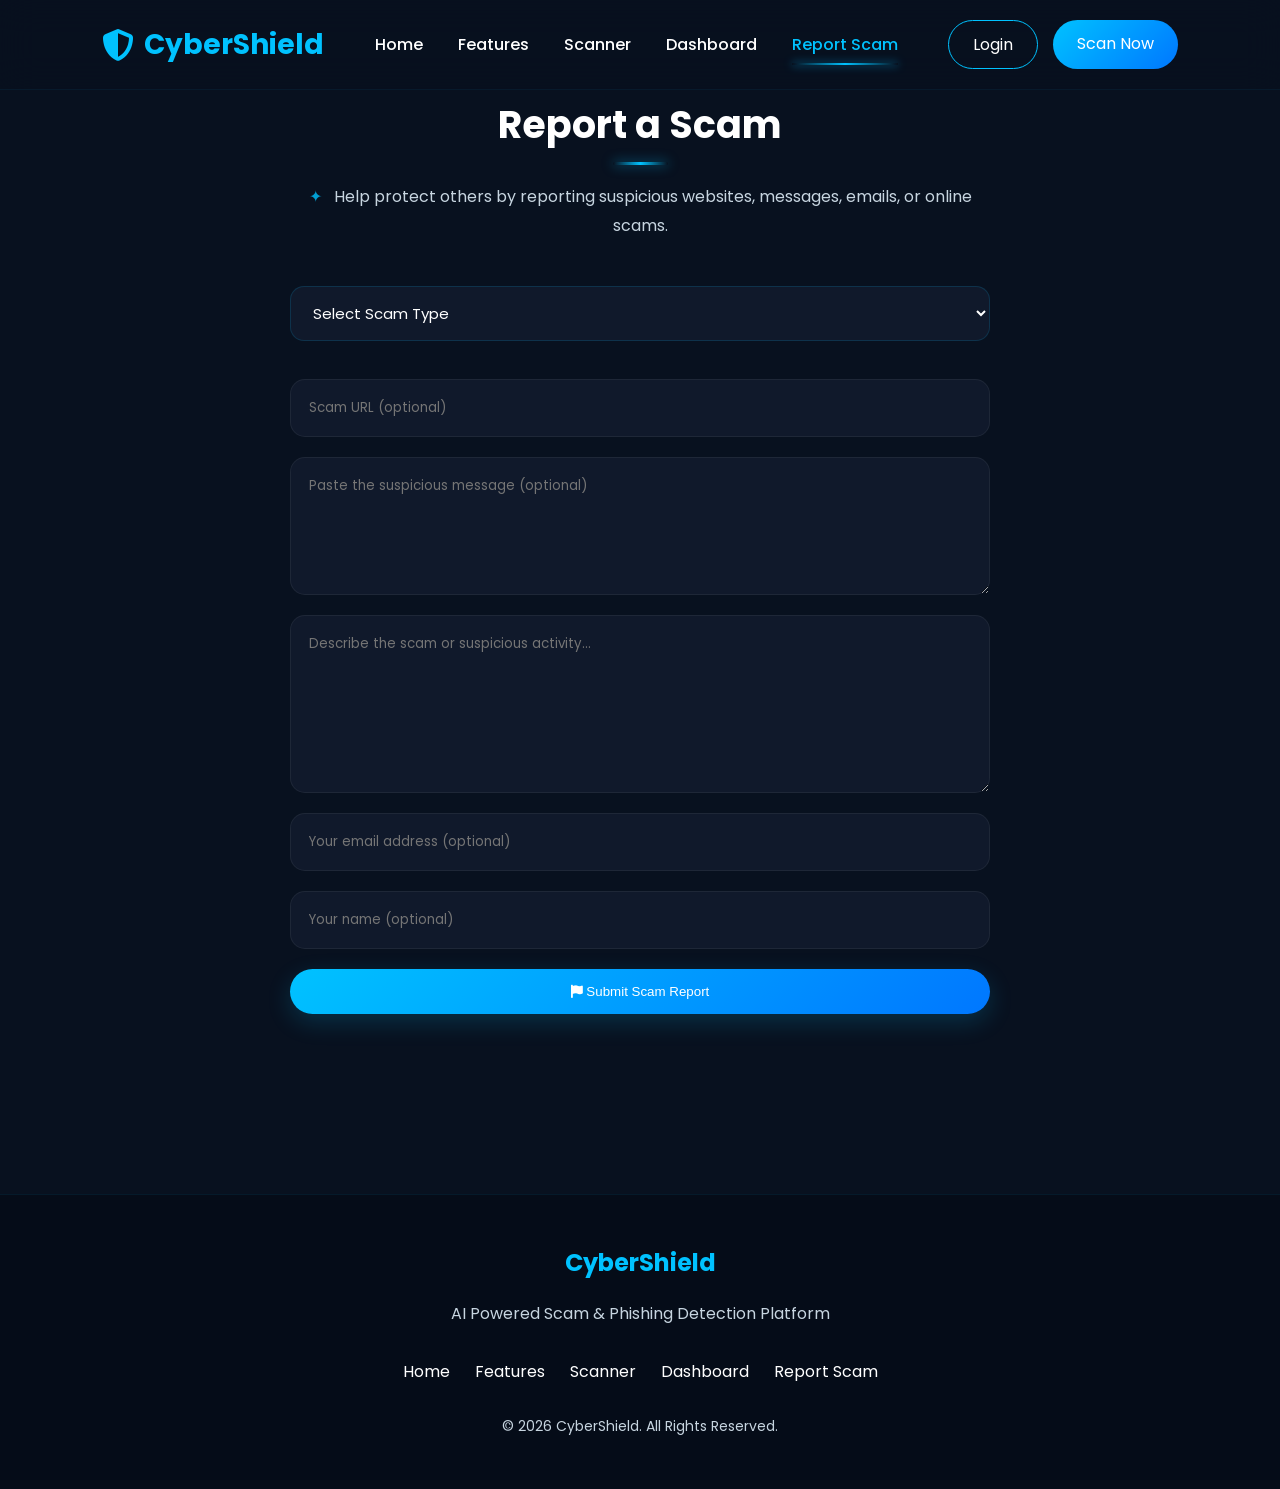
<file: frontend/report-scam.html>
<!DOCTYPE html>
<html lang="en">

<head>

    <meta charset="UTF-8">

    <meta name="viewport"
          content="width=device-width, initial-scale=1.0">

    <title>CyberShield | Report Scam</title>

    <link rel="stylesheet"
          href="../assets/css/style.css">

    <link rel="stylesheet"
          href="../assets/css/animations.css">

    <link rel="stylesheet"
          href="../assets/css/responsive.css">

    <link rel="preconnect"
          href="https://fonts.googleapis.com">

    <link rel="preconnect"
          href="https://fonts.gstatic.com"
          crossorigin>

    <link href="https://fonts.googleapis.com/css2?family=Poppins:wght@300;400;500;600;700;800&display=swap"
          rel="stylesheet">

    <link rel="stylesheet"
          href="https://cdnjs.cloudflare.com/ajax/libs/font-awesome/6.7.2/css/all.min.css">

</head>


<body>


    <!-- =========================
         NAVIGATION
    ========================== -->

    <header>

        <nav class="navbar">

            <div class="logo">

                <i class="fa-solid fa-shield-halved"></i>

                <span>CyberShield</span>

            </div>


            <ul class="nav-links">

                <li>
                    <a href="index.html">
                        Home
                    </a>
                </li>

                <li>
                    <a href="index.html#features">
                        Features
                    </a>
                </li>

                <li>
                    <a href="index.html#scanner">
                        Scanner
                    </a>
                </li>

                <li>
                    <a href="dashboard.html">
                        Dashboard
                    </a>
                </li>

                <li>
                    <a href="report-scam.html"
                       class="active">
                        Report Scam
                    </a>
                </li>

            </ul>


            <div class="nav-buttons">

                <a href="login.html"
                   class="login-btn">
                    Login
                </a>

                <a href="index.html#scanner"
                   class="scan-btn">
                    Scan Now
                </a>

            </div>

        </nav>

    </header>


    <!-- =========================
         REPORT SCAM SECTION
    ========================== -->

    <section class="contact">

        <h2 class="section-title">
            Report a Scam
        </h2>


        <p class="section-subtitle">

            Help protect others by reporting suspicious
            websites, messages, emails, or online scams.

        </p>


        <div class="contact-container">


            <!-- Scam Type -->

            <select
                id="scamType"
                class="scan-type">

                <option value="">
                    Select Scam Type
                </option>

                <option value="phishing-url">
                    Phishing URL
                </option>

                <option value="scam-message">
                    Scam Message
                </option>

                <option value="suspicious-email">
                    Suspicious Email
                </option>

                <option value="online-fraud">
                    Online Fraud
                </option>

                <option value="other">
                    Other
                </option>

            </select>


            <!-- Scam URL -->

            <input
                type="text"
                id="scamUrl"
                placeholder="Scam URL (optional)">

            <!-- Scam Message -->

            <textarea
                id="scamMessage"
                rows="5"
                placeholder="Paste the suspicious message (optional)"></textarea>

            <!-- Description -->

            <textarea
                id="scamDescription"
                rows="7"
                placeholder="Describe the scam or suspicious activity..."></textarea>

            <!-- Reporter Email -->

            <input
                type="email"
                id="reporterEmail"
                placeholder="Your email address (optional)">

            <!-- Reporter Name -->

            <input
                type="text"
                id="reporterName"
                placeholder="Your name (optional)">

            <!-- Submit -->

            <button
                type="button"
                id="submitScamReport"
                class="primary-btn">

                <i class="fa-solid fa-flag"></i>

                Submit Scam Report

            </button>


            <!-- Status -->

            <p id="reportStatus"
               style="display: none;">
            </p>


        </div>

    </section>


    <!-- =========================
         FOOTER
    ========================== -->

    <footer>

        <div class="footer-content">

            <h2>
                CyberShield
            </h2>

            <p>
                AI Powered Scam & Phishing Detection Platform
            </p>


            <div class="footer-links">

                <a href="index.html">
                    Home
                </a>

                <a href="index.html#features">
                    Features
                </a>

                <a href="index.html#scanner">
                    Scanner
                </a>

                <a href="dashboard.html">
                    Dashboard
                </a>

                <a href="report-scam.html">
                    Report Scam
                </a>

            </div>


            <p class="copyright">

                © 2026 CyberShield. All Rights Reserved.

            </p>

        </div>

    </footer>


    <!-- =========================
         JAVASCRIPT
    ========================== -->

    <script src="/assets/js/report-scam.js"></script>

</body>

</html>
</file>
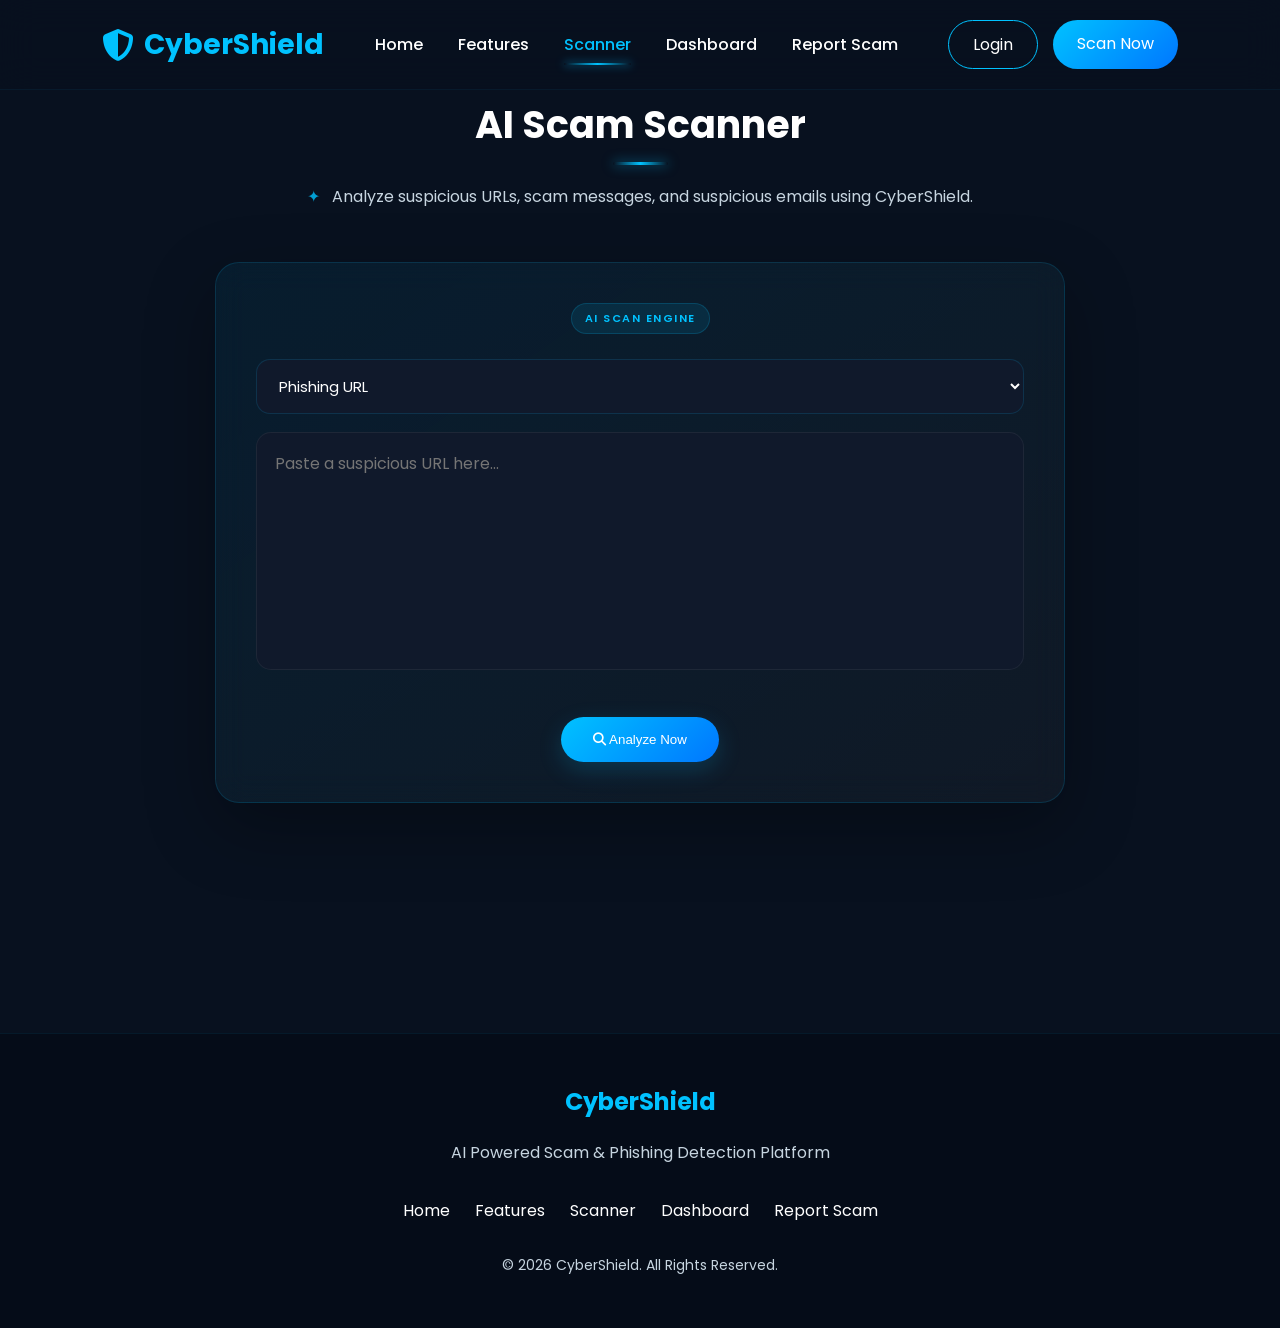
<file: frontend/scan.html>
<!DOCTYPE html>
<html lang="en">

<head>

    <meta charset="UTF-8">

    <meta name="viewport"
          content="width=device-width, initial-scale=1.0">

    <title>CyberShield | AI Scanner</title>

    <meta name="description"
          content="CyberShield AI-powered scanner for phishing URLs, scam messages, and suspicious emails.">

    <!-- Google Font -->

    <link rel="preconnect"
          href="https://fonts.googleapis.com">

    <link rel="preconnect"
          href="https://fonts.gstatic.com"
          crossorigin>

    <link href="https://fonts.googleapis.com/css2?family=Poppins:wght@300;400;500;600;700;800&display=swap"
          rel="stylesheet">

    <!-- Font Awesome -->

    <link rel="stylesheet"
          href="https://cdnjs.cloudflare.com/ajax/libs/font-awesome/6.7.2/css/all.min.css">

    <!-- CSS -->

    <link rel="stylesheet"
          href="../assets/css/style.css">

    <link rel="stylesheet"
          href="../assets/css/animations.css">

    <link rel="stylesheet"
          href="../assets/css/responsive.css">

</head>


<body>


    <!-- =========================
         NAVIGATION
    ========================== -->

    <header>

        <nav class="navbar">

            <div class="logo">

                <i class="fa-solid fa-shield-halved"></i>

                <span>
                    CyberShield
                </span>

            </div>


            <ul class="nav-links">

                <li>
                    <a href="/">
                        Home
                    </a>
                </li>

                <li>
                    <a href="/#features">
                        Features
                    </a>
                </li>

                <li>
                    <a href="/scan.html"
                       class="active">
                        Scanner
                    </a>
                </li>

                <li>
                    <a href="/dashboard.html">
                        Dashboard
                    </a>
                </li>

                <li>
                    <a href="/report-scam.html">
                        Report Scam
                    </a>
                </li>

            </ul>


            <div class="nav-buttons">

                <a href="/login.html"
                   class="login-btn">

                    Login

                </a>


                <a href="/scan.html"
                   class="scan-btn">

                    Scan Now

                </a>

            </div>

        </nav>

    </header>


    <!-- =========================
         SCANNER SECTION
    ========================== -->

    <section class="scanner-preview">

        <h2 class="section-title">

            AI Scam Scanner

        </h2>


        <p class="section-subtitle">

            Analyze suspicious URLs, scam messages,
            and suspicious emails using CyberShield.

        </p>


        <div class="scanner-box">


            <!-- Scan Type -->

            <select
                id="scanType"
                class="scan-type">

                <option value="url">
                    Phishing URL
                </option>

                <option value="message">
                    Scam Message
                </option>

                <option value="email">
                    Suspicious Email
                </option>

            </select>


            <!-- Scan Input -->

            <textarea
                id="scanInput"
                rows="8"
                placeholder="Paste a suspicious URL here..."></textarea>


            <!-- Analyze Button -->

            <button
                id="analyzeButton"
                class="primary-btn"
                type="button">

                <i class="fa-solid fa-magnifying-glass"></i>

                Analyze Now

            </button>

        </div>


        <!-- =========================
             SCAN RESULT
        ========================== -->

        <div
            class="scan-result"
            id="scanResult"
            style="display: none;">

            <button
                type="button"
                class="close-scan-result"
                id="closeScanResult"
                aria-label="Close scan result">

                ×

            </button>


            <h3>
                Scan Result
            </h3>


            <p>

                <strong>
                    Risk:
                </strong>

                <span id="resultRisk">
                    -
                </span>

            </p>


            <p>

                <strong>
                    Score:
                </strong>

                <span id="resultScore">
                    -
                </span>

            </p>


            <div>

                <strong>
                    Reasons:
                </strong>


                <ul id="resultReasons"></ul>

            </div>

        </div>

    </section>


    <!-- =========================
         FOOTER
    ========================== -->

    <footer>

        <div class="footer-content">

            <h2>
                CyberShield
            </h2>


            <p>
                AI Powered Scam & Phishing Detection Platform
            </p>


            <div class="footer-links">

                <a href="/">
                    Home
                </a>

                <a href="/#features">
                    Features
                </a>

                <a href="/scan.html">
                    Scanner
                </a>

                <a href="/dashboard.html">
                    Dashboard
                </a>

                <a href="/report-scam.html">
                    Report Scam
                </a>

            </div>


            <p class="copyright">

                © 2026 CyberShield. All Rights Reserved.

            </p>

        </div>

    </footer>


    <!-- =========================
         JAVASCRIPT
    ========================== -->

    <script src="../assets/js/scanner.js"></script>

</body>

</html>
</file>
<file: assets/css/style.css>
/* ==========================================
   CYBERSHIELD - MAIN STYLESHEET
   Author: R.K. Shanthini
   ========================================== */


/* ==========================================
   GOOGLE FONT
========================================== */

@import url('https://fonts.googleapis.com/css2?family=Poppins:wght@300;400;500;600;700;800&display=swap');


/* ==========================================
   RESET
========================================== */

* {

    margin: 0;

    padding: 0;

    box-sizing: border-box;

}


html {

    scroll-behavior: smooth;

}


body {

    font-family: 'Poppins', sans-serif;

    background: #08111f;

    color: #ffffff;

    overflow-x: hidden;

}


/* ==========================================
   THEME VARIABLES
========================================== */

:root {

    --primary: #00C2FF;

    --secondary: #0077FF;

    --dark: #08111f;

    --card: #111C2E;

    --glass: rgba(255, 255, 255, 0.06);

    --white: #ffffff;

    --text: #C7D5E0;

    --success: #00E676;

    --danger: #FF4D4D;

    --warning: #F59E0B;

    --shadow:
        0 15px 45px rgba(0, 0, 0, 0.35);

    --radius: 18px;

}


/* ==========================================
   LINKS
========================================== */

a {

    text-decoration: none;

    color: inherit;

}


/* ==========================================
   IMAGES
========================================== */

img {

    width: 100%;

    display: block;

}


/* ==========================================
   LISTS
========================================== */

ul {

    list-style: none;

}


/* ==========================================
   BUTTONS
========================================== */

button {

    cursor: pointer;

    border: none;

}


/* ==========================================
   NAVIGATION
========================================== */

.navbar {

    width: 100%;

    display: flex;

    justify-content: space-between;

    align-items: center;

    padding: 20px 8%;

    position: fixed;

    top: 0;

    left: 0;

    z-index: 999;

    background:
        rgba(8, 17, 31, 0.82);

    backdrop-filter:
        blur(18px);

    border-bottom:
        1px solid
        rgba(0, 194, 255, 0.06);

}


/* ==========================================
   LOGO
========================================== */

.logo {

    display: flex;

    align-items: center;

    gap: 10px;

    font-size: 28px;

    font-weight: 700;

    color: var(--primary);

    position: relative;

}


.logo::after {

    content: "";

    position: absolute;

    left: 0;

    bottom: -7px;

    width: 0;

    height: 2px;

    background:
        linear-gradient(
            90deg,
            transparent,
            var(--primary),
            transparent
        );

    transition: 0.4s ease;

}


.logo:hover::after {

    width: 100%;

}


/* IMPORTANT:
   No continuous rotation anymore.
*/

.logo i {

    font-size: 32px;

    color: var(--primary);

    transition:
        transform 0.4s ease,
        filter 0.4s ease;

}


.logo:hover i {

    transform:
        scale(1.12)
        rotate(-8deg);

    filter:
        drop-shadow(
            0 0 12px
            rgba(0, 194, 255, 0.75)
        );

}


/* ==========================================
   NAVIGATION LINKS
========================================== */

.nav-links {

    display: flex;

    gap: 35px;

}


.nav-links a {

    color: var(--white);

    transition: 0.35s;

    font-weight: 500;

    position: relative;

    display: inline-block;

}


.nav-links a::after {

    content: "";

    position: absolute;

    left: 0;

    right: 0;

    bottom: -8px;

    width: 100%;

    height: 2px;

    transform:
        scaleX(0);

    transform-origin:
        center;

    background:
        linear-gradient(
            90deg,
            transparent,
            var(--primary),
            transparent
        );

    box-shadow:
        0 0 8px
        rgba(0, 194, 255, 0.7);

    transition: 0.35s ease;

}


.nav-links a:hover {

    color: var(--primary);

}


.nav-links a:hover::after {

    transform:
        scaleX(1);

}


.nav-links a.active {

    color: var(--primary);

}


.nav-links a.active::after {

    transform:
        scaleX(1);

}


/* ==========================================
   NAVIGATION BUTTONS
========================================== */

.nav-buttons {

    display: flex;

    gap: 15px;

}


.login-btn {

    padding: 11px 24px;

    border:
        1px solid
        var(--primary);

    border-radius: 50px;

    transition: 0.35s;

}


.login-btn:hover {

    background: var(--primary);

    color: #08111f;

    box-shadow:
        0 0 20px
        rgba(0, 194, 255, 0.35);

}


.scan-btn {

    padding: 11px 24px;

    border-radius: 50px;

    background:
        linear-gradient(
            135deg,
            var(--primary),
            var(--secondary)
        );

    color: white;

    transition: 0.35s;

}


.scan-btn:hover {

    transform:
        translateY(-3px);

    box-shadow:
        0 0 25px
        rgba(0, 194, 255, 0.45);

}


/* ==========================================
   HERO
========================================== */

.hero {

    min-height: 100vh;

    display: flex;

    justify-content: space-between;

    align-items: center;

    padding:
        120px 8%;

    gap: 70px;

    position: relative;

}


.hero::before {

    content: "";

    position: absolute;

    width: 500px;

    height: 500px;

    top: 10%;

    right: -180px;

    border-radius: 50%;

    background:
        rgba(0, 194, 255, 0.06);

    filter: blur(80px);

    pointer-events: none;

}


.hero-left {

    flex: 1;

}


.tag {

    display: inline-block;

    padding: 10px 18px;

    border-radius: 50px;

    background:
        rgba(0, 194, 255, 0.15);

    color: var(--primary);

    margin-bottom: 25px;

    font-weight: 600;

    border:
        1px solid
        rgba(0, 194, 255, 0.18);

    box-shadow:
        0 0 20px
        rgba(0, 194, 255, 0.06);

}


.hero h1 {

    font-size: 60px;

    line-height: 1.2;

    margin-bottom: 25px;

}


.hero h1 span {

    color: var(--primary);

    text-shadow:
        0 0 15px
        rgba(0, 194, 255, 0.3);

}


.hero-text {

    color: var(--text);

    line-height: 1.9;

    font-size: 18px;

    margin-bottom: 40px;

    max-width: 680px;

}


.hero-buttons {

    display: flex;

    gap: 20px;

}


.primary-btn {

    background:
        linear-gradient(
            135deg,
            var(--primary),
            var(--secondary)
        );

    padding:
        15px 32px;

    border-radius: 50px;

    color: white;

    box-shadow:
        0 8px 25px
        rgba(0, 194, 255, 0.18);

    transition:
        transform 0.3s ease,
        box-shadow 0.3s ease;

}


.primary-btn:hover {

    transform:
        translateY(-4px);

    box-shadow:
        0 12px 35px
        rgba(0, 194, 255, 0.38);

}


.secondary-btn {

    padding:
        15px 32px;

    border:
        2px solid
        var(--primary);

    border-radius: 50px;

    transition:
        0.3s ease;

}


.secondary-btn:hover {

    background:
        var(--primary);

    color:
        #08111f;

    box-shadow:
        0 0 25px
        rgba(0, 194, 255, 0.35);

}


/* ==========================================
   HERO CARD
========================================== */

.hero-right {

    flex: 1;

    display: flex;

    justify-content: center;

}


.shield-card {

    width: 360px;

    min-height: 360px;

    border-radius: 28px;

    background:
        linear-gradient(
            145deg,
            rgba(0, 194, 255, 0.10),
            rgba(255, 255, 255, 0.035)
        );

    backdrop-filter:
        blur(22px);

    border:
        1px solid
        rgba(0, 194, 255, 0.20);

    display: flex;

    flex-direction: column;

    justify-content: center;

    align-items: center;

    box-shadow:
        0 25px 70px
        rgba(0, 0, 0, 0.45),

        0 0 40px
        rgba(0, 194, 255, 0.08);

    position: relative;

    overflow: hidden;

}


.shield-card::before {

    content: "";

    position: absolute;

    width: 170px;

    height: 170px;

    border-radius: 50%;

    background:
        rgba(0, 194, 255, 0.10);

    filter: blur(35px);

}


.shield-card::after {

    content: "SECURE • DETECT • PROTECT";

    position: absolute;

    bottom: 24px;

    font-size: 10px;

    letter-spacing: 2px;

    color:
        rgba(199, 213, 224, 0.65);

}


.shield-card i {

    font-size: 90px;

    color: var(--primary);

    margin-bottom: 25px;

    position: relative;

    z-index: 1;

    filter:
        drop-shadow(
            0 0 18px
            rgba(0, 194, 255, 0.5)
        );

}


.shield-card h2 {

    margin-bottom: 12px;

    position: relative;

    z-index: 1;

}


.shield-card p {

    color: var(--text);

    position: relative;

    z-index: 1;

}


/* ==========================================
   GENERAL SECTION TITLES
========================================== */

.section-title {

    position: relative;

    display: table;

    margin-left: auto;

    margin-right: auto;

    font-size: 38px;

    line-height: 1.3;

    margin-bottom: 18px;

}


.section-title::after {

    content: "";

    display: block;

    width: 55px;

    height: 3px;

    margin:
        13px auto 0;

    border-radius: 10px;

    background:
        linear-gradient(
            90deg,
            transparent,
            var(--primary),
            transparent
        );

    box-shadow:
        0 0 12px
        rgba(0, 194, 255, 0.6);

}


.section-subtitle {

    max-width: 760px;

    margin:
        0 auto;

    text-align: center;

    color: var(--text);

    line-height: 1.8;

    font-size: 16px;

    position: relative;

    padding:
        0 20px;

}


.section-subtitle::before {

    content: "✦";

    color: var(--primary);

    margin-right: 8px;

    opacity: 0.8;

}


/* ==========================================
   FEATURES
========================================== */

.features {

    padding:
        100px 8%;

    text-align: center;

}


.feature-container {

    display:
        grid;

    grid-template-columns:
        repeat(
            auto-fit,
            minmax(230px, 1fr)
        );

    gap: 28px;

    margin-top: 55px;

}


.feature-card {

    background:
        linear-gradient(
            145deg,
            rgba(255, 255, 255, 0.065),
            rgba(255, 255, 255, 0.025)
        );

    border-radius: 20px;

    padding: 35px 28px;

    border:
        1px solid
        rgba(0, 194, 255, 0.09);

    position: relative;

    overflow: hidden;

}


.feature-card::before {

    content: "";

    position: absolute;

    top: 0;

    left: -100%;

    width: 100%;

    height: 2px;

    background:
        linear-gradient(
            90deg,
            transparent,
            var(--primary),
            transparent
        );

    transition:
        0.5s ease;

}


.feature-card:hover::before {

    left: 100%;

}


.feature-card i {

    font-size: 42px;

    color: var(--primary);

    margin-bottom: 22px;

    filter:
        drop-shadow(
            0 0 10px
            rgba(0, 194, 255, 0.25)
        );

}


.feature-card h3 {

    margin-bottom: 14px;

}


.feature-card p {

    color: var(--text);

    line-height: 1.8;

    font-size: 14px;

}


/* ==========================================
   STATISTICS
========================================== */

.statistics {

    padding:
        70px 8%;

    display:
        grid;

    grid-template-columns:
        repeat(
            auto-fit,
            minmax(190px, 1fr)
        );

    gap: 22px;

}


.stat-card {

    text-align: center;

    padding: 30px 20px;

    border-radius: 18px;

    background:
        rgba(255, 255, 255, 0.035);

    border:
        1px solid
        rgba(255, 255, 255, 0.07);

}


.stat-card h2 {

    color: var(--primary);

    font-size: 34px;

    margin-bottom: 8px;

    text-shadow:
        0 0 15px
        rgba(0, 194, 255, 0.3);

}


.stat-card p {

    color: var(--text);

    font-size: 14px;

}


/* ==========================================
   HOW IT WORKS
========================================== */

.how-it-works {

    padding:
        100px 8%;

    text-align: center;

}


.steps {

    display:
        grid;

    grid-template-columns:
        repeat(
            3,
            1fr
        );

    gap: 30px;

    margin-top: 55px;

}


.step {

    position: relative;

    padding:
        38px 28px;

    border-radius: 20px;

    background:
        linear-gradient(
            145deg,
            rgba(255, 255, 255, 0.06),
            rgba(255, 255, 255, 0.025)
        );

    border:
        1px solid
        rgba(0, 194, 255, 0.10);

}


.step span {

    display:
        flex;

    width: 50px;

    height: 50px;

    margin:
        0 auto 20px;

    align-items: center;

    justify-content: center;

    border-radius: 50%;

    background:
        linear-gradient(
            135deg,
            var(--primary),
            var(--secondary)
        );

    font-weight: 800;

    box-shadow:
        0 0 25px
        rgba(0, 194, 255, 0.25);

}


.step h3 {

    margin-bottom: 12px;

}


.step p {

    color: var(--text);

    line-height: 1.8;

    font-size: 14px;

}


/* ==========================================
   SCANNER
========================================== */

.scanner-preview {

    padding:
        100px 8%;

    text-align: center;

}


.scanner-box {

    max-width: 850px;

    margin:
        50px auto;

    background:
        linear-gradient(
            145deg,
            rgba(0, 194, 255, 0.07),
            rgba(255, 255, 255, 0.035)
        );

    border:
        1px solid
        rgba(0, 194, 255, 0.15);

    border-radius: 24px;

    padding: 40px;

    backdrop-filter:
        blur(15px);

    box-shadow:
        0 25px 70px
        rgba(0, 0, 0, 0.30);

    position: relative;

}


.scanner-box::before {

    content: "AI SCAN ENGINE";

    display: inline-block;

    margin-bottom: 25px;

    padding:
        6px 13px;

    border-radius: 50px;

    background:
        rgba(0, 194, 255, 0.10);

    border:
        1px solid
        rgba(0, 194, 255, 0.18);

    color: var(--primary);

    font-size: 11px;

    letter-spacing: 1.5px;

    font-weight: 600;

}


/* ==========================================
   SCAN TYPE
========================================== */

.scan-type {

    width: 100%;

    padding:
        15px 18px;

    margin-bottom: 18px;

    border:
        1px solid
        rgba(0, 194, 255, 0.15);

    outline: none;

    border-radius: 14px;

    background:
        #10192B;

    color: white;

    font-family:
        'Poppins',
        sans-serif;

    font-size: 15px;

}


.scan-type:focus {

    border-color:
        var(--primary);

    box-shadow:
        0 0 18px
        rgba(0, 194, 255, 0.15);

}


.scanner-box textarea {

    width: 100%;

    padding: 18px;

    border:
        1px solid
        rgba(255, 255, 255, 0.06);

    outline: none;

    resize: none;

    border-radius: 15px;

    background:
        #10192B;

    color: #fff;

    font-family:
        'Poppins',
        sans-serif;

    font-size: 16px;

    margin-bottom: 25px;

    transition:
        0.3s ease;

}


.scanner-box textarea:focus {

    border-color:
        var(--primary);

    box-shadow:
        0 0 20px
        rgba(0, 194, 255, 0.15);

}


/* ==========================================
   SCAN RESULT
========================================== */

.scan-result {

    display: none;

    position: fixed;

    top: 50%;

    left: 50%;

    transform:
        translate(-50%, -50%);

    width: 90%;

    max-width: 520px;

    max-height: 85vh;

    overflow-y: auto;

    padding: 35px;

    border-radius: 22px;

    background:
        linear-gradient(
            145deg,
            #0d1422,
            #08111f
        );

    border:
        1px solid
        rgba(0, 194, 255, 0.25);

    box-shadow:
        0 25px 80px
        rgba(0, 0, 0, 0.75),

        0 0 45px
        rgba(0, 194, 255, 0.12);

    color: #ffffff;

    text-align: center;

    z-index: 99999;

    animation:
        cyberShieldResultIn
        0.3s ease;

}

/* ==========================================
   SCAN RESULT CLOSE BUTTON
========================================== */

.close-scan-result {

    position: absolute;

    top: 14px;

    right: 16px;

    width: 38px;

    height: 38px;

    border-radius: 50%;

    background:
        rgba(255, 255, 255, 0.06);

    border:
        1px solid
        rgba(255, 255, 255, 0.10);

    color: #ffffff;

    font-size: 25px;

    line-height: 1;

    display: flex;

    align-items: center;

    justify-content: center;

    transition:
        0.3s ease;

    z-index: 5;

}


.close-scan-result:hover {

    background:
        rgba(0, 194, 255, 0.15);

    border-color:
        rgba(0, 194, 255, 0.45);

    color:
        #00C2FF;

    transform:
        rotate(90deg);

    box-shadow:
        0 0 18px
        rgba(0, 194, 255, 0.30);

}

.scanner-result-open::before {

    content: "";

    position: fixed;

    inset: 0;

    background:
        rgba(3, 8, 18, 0.78);

    backdrop-filter:
        blur(7px);

    z-index: 99998;

}


@keyframes cyberShieldResultIn {

    from {

        opacity: 0;

        transform:
            translate(-50%, -50%)
            translateY(20px)
            scale(0.94);

    }

    to {

        opacity: 1;

        transform:
            translate(-50%, -50%)
            translateY(0)
            scale(1);

    }

}


.scan-result h3 {

    margin:
        0 0 25px;

    font-size: 26px;

    font-weight: 700;

    letter-spacing: 0.5px;

}


.scan-result p {

    margin: 12px 0;

    font-size: 16px;

    color: #cbd5e1;

}


.scan-result strong {

    color: #ffffff;

}


#resultRisk {

    font-weight: 800;

    text-transform: uppercase;

    letter-spacing: 1px;

}


.scan-result.safe {

    border-color:
        rgba(34, 197, 94, 0.45);

    box-shadow:
        0 25px 80px
        rgba(0, 0, 0, 0.75),

        0 0 45px
        rgba(34, 197, 94, 0.15);

}


.scan-result.safe #resultRisk {

    color: #22c55e;

}


.scan-result.suspicious {

    border-color:
        rgba(245, 158, 11, 0.45);

    box-shadow:
        0 25px 80px
        rgba(0, 0, 0, 0.75),

        0 0 45px
        rgba(245, 158, 11, 0.15);

}


.scan-result.suspicious #resultRisk {

    color: #f59e0b;

}


.scan-result.dangerous {

    border-color:
        rgba(239, 68, 68, 0.55);

    box-shadow:
        0 25px 80px
        rgba(0, 0, 0, 0.75),

        0 0 50px
        rgba(239, 68, 68, 0.18);

}


.scan-result.dangerous #resultRisk {

    color: #ef4444;

}


#resultScore {

    font-size: 24px;

    font-weight: 800;

    color: #00c2ff;

}


.scan-result > div {

    margin-top: 25px;

    padding: 20px;

    border-radius: 14px;

    background:
        rgba(255, 255, 255, 0.035);

    border:
        1px solid
        rgba(255, 255, 255, 0.08);

    text-align: left;

}


#resultReasons {

    margin:
        12px 0 0;

    padding-left: 22px;

}


#resultReasons li {

    margin-bottom: 8px;

    color: #cbd5e1;

    font-size: 14px;

    line-height: 1.5;

}


.scan-result::-webkit-scrollbar {

    width: 6px;

}


.scan-result::-webkit-scrollbar-track {

    background:
        rgba(255, 255, 255, 0.03);

}


.scan-result::-webkit-scrollbar-thumb {

    background:
        rgba(0, 194, 255, 0.4);

    border-radius: 10px;

}


#analyzeButton {

    margin-top: 15px;

    cursor: pointer;

}


#analyzeButton:disabled {

    opacity: 0.6;

    cursor: not-allowed;

}


/* ==========================================
   TESTIMONIALS
========================================== */

.testimonials {

    padding:
        100px 8%;

    text-align: center;

}


.testimonial-container {

    display:
        grid;

    grid-template-columns:
        repeat(
            auto-fit,
            minmax(320px, 1fr)
        );

    gap: 30px;

    margin-top: 50px;

}


.testimonial-card {

    background:
        linear-gradient(
            145deg,
            rgba(255, 255, 255, 0.06),
            rgba(255, 255, 255, 0.025)
        );

    border-radius: 20px;

    padding: 35px;

    border:
        1px solid
        rgba(0, 194, 255, 0.09);

    position: relative;

    overflow: hidden;

}


.testimonial-card::before {

    content: "“";

    position: absolute;

    top: -20px;

    left: 20px;

    font-size: 100px;

    color:
        rgba(0, 194, 255, 0.08);

    font-family: serif;

}


.testimonial-card p {

    color: var(--text);

    line-height: 1.9;

    margin-bottom: 20px;

    position: relative;

}


.testimonial-card h4 {

    color: var(--primary);

}


/* ==========================================
   FAQ
========================================== */

.faq {

    padding:
        100px 8%;

}


.faq-container {

    max-width: 900px;

    margin:
        45px auto 0;

}


.faq-item {

    background:
        linear-gradient(
            145deg,
            rgba(17, 28, 46, 0.95),
            rgba(12, 22, 38, 0.95)
        );

    padding: 28px;

    margin-bottom: 20px;

    border-radius: 18px;

    border:
        1px solid
        rgba(0, 194, 255, 0.08);

    position: relative;

    overflow: hidden;

}


.faq-item::before {

    content: "?";

    position: absolute;

    right: 20px;

    top: 10px;

    font-size: 55px;

    font-weight: 800;

    color:
        rgba(0, 194, 255, 0.05);

}


.faq-item h3 {

    margin-bottom: 12px;

    position: relative;

}


.faq-item p {

    color: var(--text);

    line-height: 1.8;

    position: relative;

}


/* ==========================================
   CONTACT
========================================== */

.contact {

    padding:
        100px 8%;

    text-align: center;

}


.contact-container {

    max-width: 700px;

    margin:
        45px auto 0;

    display:
        flex;

    flex-direction: column;

    gap: 20px;

}


.contact-container input,
.contact-container textarea {

    width: 100%;

    padding: 18px;

    border:
        1px solid
        rgba(255, 255, 255, 0.06);

    outline: none;

    border-radius: 15px;

    background:
        #10192B;

    color: #fff;

    font-family:
        'Poppins',
        sans-serif;

    transition:
        0.3s ease;

}


.contact-container input:focus,
.contact-container textarea:focus {

    border-color:
        var(--primary);

    box-shadow:
        0 0 18px
        rgba(0, 194, 255, 0.18);

}


/* ==========================================
   FOOTER
========================================== */

footer {

    margin-top: 80px;

    background:
        #050C18;

    padding:
        50px 8%;

    text-align: center;

    border-top:
        1px solid
        rgba(0, 194, 255, 0.08);

}


.footer-content h2 {

    color:
        var(--primary);

    margin-bottom: 20px;

}


.footer-content p {

    color:
        var(--text);

    line-height: 1.8;

}


.footer-links {

    display:
        flex;

    justify-content:
        center;

    flex-wrap:
        wrap;

    gap: 25px;

    margin:
        30px 0;

}


.footer-links a {

    transition:
        0.3s ease;

}


.footer-links a:hover {

    color:
        var(--primary);

    letter-spacing:
        1px;

}


.copyright {

    margin-top:
        30px;

    font-size:
        14px;

}


/* ==========================================
   RESPONSIVE
========================================== */

@media (max-width: 1000px) {

    .nav-links {

        gap: 18px;

    }

    .hero {

        gap: 35px;

    }

    .hero h1 {

        font-size: 48px;

    }

}


@media (max-width: 800px) {

    .navbar {

        padding:
            18px 5%;

    }

    .nav-links {

        display: none;

    }

    .hero {

        flex-direction: column;

        text-align: center;

        padding:
            140px 6% 80px;

    }

    .hero-buttons {

        justify-content:
            center;

        flex-wrap: wrap;

    }

    .hero-text {

        margin-left:
            auto;

        margin-right:
            auto;

    }

    .hero-right {

        width: 100%;

    }

    .shield-card {

        width: 320px;

        min-height: 320px;

    }

    .steps {

        grid-template-columns:
            1fr;

    }

}


@media (max-width: 600px) {

    .logo {

        font-size:
            23px;

    }

    .logo i {

        font-size:
            27px;

    }

    .login-btn,
    .scan-btn {

        padding:
            9px 15px;

        font-size:
            13px;

    }

    .hero h1 {

        font-size:
            38px;

    }

    .hero-text {

        font-size:
            15px;

    }

    .section-title {

        font-size:
            30px;

    }

    .feature-container {

        grid-template-columns:
            1fr;

    }

    .scanner-box {

        padding:
            25px 18px;

    }

    .scan-result {

        width:
            86%;

        padding:
            28px 20px;

        max-height:
            82vh;

    }

    .scan-result h3 {

        font-size:
            23px;

    }

    #resultScore {

        font-size:
            21px;

    }

    .testimonial-container {

        grid-template-columns:
            1fr;

    }

}


/* ==========================================
   REDUCED MOTION
========================================== */

@media (prefers-reduced-motion: reduce) {

    *,
    *::before,
    *::after {

        animation-duration:
            0.01ms !important;

        animation-iteration-count:
            1 !important;

        scroll-behavior:
            auto !important;

        transition-duration:
            0.01ms !important;

    }

}

/* ==========================================
   CYBERSHIELD - HISTORY PAGE
   ADD TO THE BOTTOM OF style.css
========================================== */


/* ==========================================
   HISTORY PAGE
========================================== */

.history-page {

    min-height: 100vh;

    padding:
        150px 8% 80px;

}


/* ==========================================
   HISTORY HEADER
========================================== */

.history-header {

    text-align: center;

    max-width: 850px;

    margin:
        0 auto 50px;

}


.history-tag {

    display: inline-flex;

    align-items: center;

    gap: 8px;

    padding:
        9px 17px;

    border-radius: 50px;

    background:
        rgba(0, 194, 255, 0.12);

    border:
        1px solid
        rgba(0, 194, 255, 0.18);

    color:
        var(--primary);

    font-size: 12px;

    font-weight: 600;

    letter-spacing:
        1.5px;

    margin-bottom: 20px;

}


.history-header h1 {

    font-size:
        48px;

    line-height:
        1.2;

    margin-bottom:
        18px;

}


.history-header h1 span {

    color:
        var(--primary);

    text-shadow:
        0 0 15px
        rgba(0, 194, 255, 0.30);

}


.history-header p {

    color:
        var(--text);

    line-height:
        1.8;

    font-size:
        16px;

}


/* ==========================================
   HISTORY CONTROLS
========================================== */

.history-controls {

    max-width:
        1200px;

    margin:
        0 auto 30px;

    display:
        grid;

    grid-template-columns:
        minmax(250px, 1fr)
        180px
        180px
        auto;

    gap:
        14px;

    align-items:
        center;

}


.history-search {

    display:
        flex;

    align-items:
        center;

    gap:
        12px;

    padding:
        0 17px;

    min-height:
        50px;

    border:
        1px solid
        rgba(0, 194, 255, 0.13);

    border-radius:
        14px;

    background:
        #10192B;

}


.history-search i {

    color:
        var(--primary);

}


.history-search input {

    width:
        100%;

    border:
        none;

    outline:
        none;

    background:
        transparent;

    color:
        #ffffff;

    font-family:
        'Poppins',
        sans-serif;

    font-size:
        14px;

}


.history-search input::placeholder {

    color:
        #718096;

}


.history-search:focus-within {

    border-color:
        var(--primary);

    box-shadow:
        0 0 18px
        rgba(0, 194, 255, 0.12);

}


.history-filter {

    width:
        100%;

    min-height:
        50px;

    padding:
        0 14px;

    border:
        1px solid
        rgba(0, 194, 255, 0.13);

    border-radius:
        14px;

    outline:
        none;

    background:
        #10192B;

    color:
        #ffffff;

    font-family:
        'Poppins',
        sans-serif;

    cursor:
        pointer;

}


.history-filter:focus {

    border-color:
        var(--primary);

    box-shadow:
        0 0 18px
        rgba(0, 194, 255, 0.12);

}


.history-refresh {

    min-height:
        50px;

    padding:
        0 20px;

    display:
        inline-flex;

    align-items:
        center;

    justify-content:
        center;

    gap:
        8px;

    border:
        1px solid
        var(--primary);

    border-radius:
        14px;

    background:
        transparent;

    color:
        var(--primary);

    font-family:
        'Poppins',
        sans-serif;

    font-weight:
        600;

    transition:
        0.3s ease;

}


.history-refresh:hover {

    background:
        var(--primary);

    color:
        #08111f;

    box-shadow:
        0 0 22px
        rgba(0, 194, 255, 0.25);

    transform:
        translateY(-2px);

}


/* ==========================================
   HISTORY SUMMARY
========================================== */

.history-summary {

    max-width:
        1200px;

    margin:
        0 auto 30px;

    display:
        grid;

    grid-template-columns:
        repeat(4, 1fr);

    gap:
        18px;

}


.history-summary-card {

    display:
        flex;

    align-items:
        center;

    gap:
        15px;

    padding:
        22px;

    border-radius:
        18px;

    background:
        linear-gradient(
            145deg,
            rgba(255, 255, 255, 0.06),
            rgba(255, 255, 255, 0.025)
        );

    border:
        1px solid
        rgba(0, 194, 255, 0.09);

    transition:
        0.35s ease;

}


.history-summary-card:hover {

    transform:
        translateY(-5px);

    box-shadow:
        0 18px 40px
        rgba(0, 194, 255, 0.10);

}


.history-summary-icon {

    width:
        48px;

    height:
        48px;

    flex-shrink:
        0;

    display:
        flex;

    align-items:
        center;

    justify-content:
        center;

    border-radius:
        14px;

    background:
        rgba(0, 194, 255, 0.10);

    color:
        var(--primary);

    font-size:
        19px;

}


.history-summary-card span {

    display:
        block;

    color:
        var(--text);

    font-size:
        12px;

    margin-bottom:
        4px;

}


.history-summary-card strong {

    display:
        block;

    color:
        #ffffff;

    font-size:
        25px;

}


.safe-summary .history-summary-icon {

    background:
        rgba(34, 197, 94, 0.10);

    color:
        #22c55e;

}


.suspicious-summary .history-summary-icon {

    background:
        rgba(245, 158, 11, 0.10);

    color:
        #f59e0b;

}


.dangerous-summary .history-summary-icon {

    background:
        rgba(239, 68, 68, 0.10);

    color:
        #ef4444;

}


/* ==========================================
   HISTORY CONTAINER
========================================== */

.history-container {

    max-width:
        1200px;

    margin:
        0 auto;

    background:
        linear-gradient(
            145deg,
            rgba(17, 28, 46, 0.95),
            rgba(8, 17, 31, 0.95)
        );

    border:
        1px solid
        rgba(0, 194, 255, 0.10);

    border-radius:
        24px;

    padding:
        30px;

    box-shadow:
        0 25px 70px
        rgba(0, 0, 0, 0.28);

    backdrop-filter:
        blur(15px);

}


.history-container-header {

    display:
        flex;

    align-items:
        center;

    justify-content:
        space-between;

    gap:
        20px;

    margin-bottom:
        25px;

}


.history-container-header h2 {

    font-size:
        24px;

    margin-bottom:
        5px;

}


.history-container-header p {

    color:
        var(--text);

    font-size:
        13px;

}


.history-count {

    padding:
        7px 13px;

    border-radius:
        50px;

    background:
        rgba(0, 194, 255, 0.08);

    border:
        1px solid
        rgba(0, 194, 255, 0.12);

    color:
        var(--primary);

    font-size:
        12px;

}


/* ==========================================
   HISTORY TABLE
========================================== */

.history-table-wrapper {

    width:
        100%;

    overflow-x:
        auto;

}


.history-table {

    width:
        100%;

    border-collapse:
        collapse;

    min-width:
        850px;

}


.history-table th {

    text-align:
        left;

    padding:
        16px 14px;

    color:
        #8da1b5;

    font-size:
        11px;

    text-transform:
        uppercase;

    letter-spacing:
        1px;

    border-bottom:
        1px solid
        rgba(255, 255, 255, 0.07);

}


.history-table td {

    padding:
        18px 14px;

    color:
        #dbe5ee;

    font-size:
        13px;

    border-bottom:
        1px solid
        rgba(255, 255, 255, 0.045);

    vertical-align:
        middle;

}


.history-table tbody tr {

    transition:
        0.25s ease;

}


.history-table tbody tr:hover {

    background:
        rgba(0, 194, 255, 0.035);

}


.history-table tbody tr:last-child td {

    border-bottom:
        none;

}


/* ==========================================
   HISTORY TYPE
========================================== */

.history-type {

    display:
        inline-flex;

    align-items:
        center;

    gap:
        7px;

    padding:
        7px 11px;

    border-radius:
        9px;

    background:
        rgba(0, 194, 255, 0.08);

    color:
        var(--primary);

    font-size:
        11px;

    font-weight:
        600;

}


.history-type.message {

    color:
        #a78bfa;

    background:
        rgba(167, 139, 250, 0.08);

}


.history-type.email {

    color:
        #38bdf8;

    background:
        rgba(56, 189, 248, 0.08);

}


/* ==========================================
   HISTORY INPUT
========================================== */

.history-input {

    max-width:
        330px;

    overflow:
        hidden;

    white-space:
        nowrap;

    text-overflow:
        ellipsis;

    color:
        #d5e0e9;

}


/* ==========================================
   HISTORY SCORE
========================================== */

.history-score {

    display:
        inline-flex;

    min-width:
        52px;

    justify-content:
        center;

    padding:
        6px 10px;

    border-radius:
        8px;

    font-weight:
        700;

    font-size:
        12px;

}


.history-score.safe {

    color:
        #22c55e;

    background:
        rgba(34, 197, 94, 0.09);

}


.history-score.suspicious {

    color:
        #f59e0b;

    background:
        rgba(245, 158, 11, 0.09);

}


.history-score.dangerous {

    color:
        #ef4444;

    background:
        rgba(239, 68, 68, 0.09);

}


/* ==========================================
   HISTORY RISK
========================================== */

.history-risk {

    display:
        inline-flex;

    align-items:
        center;

    gap:
        7px;

    font-weight:
        600;

    font-size:
        12px;

}


.risk-dot {

    width:
        7px;

    height:
        7px;

    border-radius:
        50%;

    display:
        inline-block;

}


.history-risk.safe {

    color:
        #22c55e;

}


.history-risk.safe .risk-dot {

    background:
        #22c55e;

    box-shadow:
        0 0 8px
        rgba(34, 197, 94, 0.65);

}


.history-risk.suspicious {

    color:
        #f59e0b;

}


.history-risk.suspicious .risk-dot {

    background:
        #f59e0b;

    box-shadow:
        0 0 8px
        rgba(245, 158, 11, 0.65);

}


.history-risk.dangerous {

    color:
        #ef4444;

}


.history-risk.dangerous .risk-dot {

    background:
        #ef4444;

    box-shadow:
        0 0 8px
        rgba(239, 68, 68, 0.65);

}


/* ==========================================
   HISTORY DATE
========================================== */

.history-date {

    color:
        #91a4b5;

    font-size:
        12px;

    white-space:
        nowrap;

}


/* ==========================================
   HISTORY STATES
========================================== */

.history-state {

    min-height:
        300px;

    display:
        flex;

    flex-direction:
        column;

    align-items:
        center;

    justify-content:
        center;

    text-align:
        center;

    padding:
        40px 20px;

}


.history-state h3 {

    margin:
        18px 0 8px;

    font-size:
        19px;

}


.history-state p {

    color:
        var(--text);

    font-size:
        13px;

    max-width:
        480px;

    line-height:
        1.7;

}


.history-state-icon {

    width:
        65px;

    height:
        65px;

    border-radius:
        50%;

    display:
        flex;

    align-items:
        center;

    justify-content:
        center;

    color:
        var(--primary);

    background:
        rgba(0, 194, 255, 0.08);

    border:
        1px solid
        rgba(0, 194, 255, 0.13);

    font-size:
        25px;

}


/* ==========================================
   HISTORY ERROR
========================================== */

.history-error-state
.history-state-icon {

    color:
        #ef4444;

    background:
        rgba(239, 68, 68, 0.08);

    border-color:
        rgba(239, 68, 68, 0.15);

}


/* ==========================================
   HISTORY LOADER
========================================== */

.history-spinner {

    width:
        42px;

    height:
        42px;

    border:
        3px solid
        rgba(0, 194, 255, 0.15);

    border-top-color:
        var(--primary);

    border-radius:
        50%;

    animation:
        historySpin
        0.8s
        linear
        infinite;

}


@keyframes historySpin {

    to {

        transform:
            rotate(360deg);

    }

}
</file>
<file: assets/css/animations.css>
/* ==========================================
   CYBERSHIELD - ANIMATIONS
   Clean Interaction Layer
========================================== */


/* ==========================================
   HERO ENTRANCE
========================================== */

.hero-left {

    animation:
        heroSlideLeft
        0.9s
        ease-out
        both;

}


.hero-right {

    animation:
        heroSlideRight
        0.9s
        ease-out
        both;

}


/* ==========================================
   HERO ANIMATIONS
========================================== */

@keyframes heroSlideLeft {

    from {

        opacity: 0;

        transform:
            translateX(-45px);

    }

    to {

        opacity: 1;

        transform:
            translateX(0);

    }

}


@keyframes heroSlideRight {

    from {

        opacity: 0;

        transform:
            translateX(45px);

    }

    to {

        opacity: 1;

        transform:
            translateX(0);

    }

}


/* ==========================================
   SHIELD CARD
   No continuous rotation
========================================== */

.shield-card {

    transition:
        transform 0.4s ease,
        box-shadow 0.4s ease;

}


.shield-card:hover {

    transform:
        translateY(-8px);

    box-shadow:
        0 30px 75px
        rgba(0, 0, 0, 0.5),

        0 0 45px
        rgba(0, 194, 255, 0.16);

}


/* ==========================================
   LOGO SHIELD
   No 360° animation
========================================== */

.logo i {

    animation:
        none;

    transition:
        transform 0.35s ease,
        filter 0.35s ease;

}


.logo:hover i {

    transform:
        scale(1.08)
        rotate(-6deg);

    filter:
        drop-shadow(
            0 0 12px
            rgba(0, 194, 255, 0.7)
        );

}


/* ==========================================
   NAVIGATION
========================================== */

.nav-links a {

    position:
        relative;

}


.nav-links a::after {

    transition:
        width 0.35s ease;

}


.nav-links a:hover::after,
.nav-links a.active::after {

    width:
        100%;

}


/* ==========================================
   BUTTON INTERACTIONS
========================================== */

.primary-btn,
.secondary-btn,
.scan-btn,
.login-btn {

    transition:
        transform 0.3s ease,
        box-shadow 0.3s ease,
        background 0.3s ease,
        color 0.3s ease;

}


.primary-btn:hover,
.scan-btn:hover {

    transform:
        translateY(-4px);

}


.secondary-btn:hover {

    transform:
        translateY(-3px);

}


/* ==========================================
   REMOVE BUTTON PULSE
   Keeps UI professional
========================================== */

.primary-btn {

    animation:
        none;

}


/* ==========================================
   HERO TITLE
========================================== */

.hero h1 span {

    transition:
        text-shadow 0.35s ease;

}


.hero h1 span:hover {

    text-shadow:
        0 0 12px
        rgba(0, 194, 255, 0.65),

        0 0 25px
        rgba(0, 194, 255, 0.35);

}


/* ==========================================
   FEATURE / CONTENT CARDS
========================================== */

.feature-card,
.stat-card,
.step,
.testimonial-card,
.faq-item {

    transition:
        transform 0.35s ease,
        box-shadow 0.35s ease,
        border-color 0.35s ease;

}


.feature-card:hover,
.stat-card:hover,
.step:hover,
.testimonial-card:hover,
.faq-item:hover {

    transform:
        translateY(-7px);

    box-shadow:
        0 18px 40px
        rgba(0, 194, 255, 0.14);

}


/* ==========================================
   FEATURE CARD GLOW LINE
========================================== */

.feature-card::before {

    transition:
        left 0.55s ease;

}


/* ==========================================
   SCANNER
   No constant floating animation
========================================== */

.scanner-box {

    transition:
        transform 0.4s ease,
        box-shadow 0.4s ease,
        border-color 0.4s ease;

}


.scanner-box:hover {

    transform:
        translateY(-5px);

    box-shadow:
        0 30px 75px
        rgba(0, 0, 0, 0.35),

        0 0 35px
        rgba(0, 194, 255, 0.10);

}


/* ==========================================
   SCANNER INPUT
========================================== */

.scan-type,
.scanner-box textarea {

    transition:
        border-color 0.3s ease,
        box-shadow 0.3s ease;

}


/* ==========================================
   CONTACT FORM
========================================== */

.contact-container input,
.contact-container textarea {

    transition:
        border-color 0.3s ease,
        box-shadow 0.3s ease;

}


.contact-container input:focus,
.contact-container textarea:focus {

    border-color:
        #00C2FF;

    box-shadow:
        0 0 15px
        rgba(0, 194, 255, 0.25);

}


/* ==========================================
   FOOTER LINKS
========================================== */

.footer-links a {

    transition:
        color 0.3s ease,
        letter-spacing 0.3s ease;

}


.footer-links a:hover {

    color:
        #00C2FF;

    letter-spacing:
        1px;

}


/* ==========================================
   SCAN RESULT ENTRANCE
========================================== */

.scan-result {

    animation:
        cyberShieldResultIn
        0.3s
        ease-out
        both;

}


/* ==========================================
   REDUCED MOTION
========================================== */

@media (prefers-reduced-motion: reduce) {

    .hero-left,
    .hero-right,
    .shield-card,
    .scan-result {

        animation:
            none !important;

    }

}
</file>
<file: assets/css/responsive.css>
/* ==========================================
   CyberShield Responsive Styles
========================================== */

/* Large Laptop */

@media (max-width: 1200px){

    .hero{

        padding:120px 6%;

        gap:40px;

    }

    .hero h1{

        font-size:52px;

    }

}

/* Tablet */

@media (max-width: 992px){

    .navbar{

        padding:18px 5%;

    }

    .nav-links{

        gap:18px;

    }

    .hero{

        flex-direction:column-reverse;

        text-align:center;

        padding-top:140px;

    }

    .hero-buttons{

        justify-content:center;

        flex-wrap:wrap;

    }

    .hero h1{

        font-size:46px;

    }

    .hero-text{

        max-width:700px;

        margin:auto;
        margin-bottom:35px;

    }

    .shield-card{

        width:320px;

        height:320px;

    }

}

/* Mobile */

@media (max-width:768px){

    .navbar{

        flex-direction:column;

        gap:18px;

    }

    .nav-links{

        flex-wrap:wrap;

        justify-content:center;

        gap:15px;

    }

    .nav-buttons{

        justify-content:center;

        flex-wrap:wrap;

    }

    .hero{

        padding:160px 7% 70px;

    }

    .hero h1{

        font-size:38px;

    }

    .hero-text{

        font-size:16px;

    }

    .shield-card{

        width:280px;

        height:280px;

    }

    .shield-card i{

        font-size:70px;

    }

}

/* Small Mobile */

@media (max-width:480px){

    .logo{

        font-size:22px;

    }

    .logo i{

        font-size:26px;

    }

    .hero{

        padding:170px 6% 60px;

    }

    .hero h1{

        font-size:30px;

        line-height:1.4;

    }

    .tag{

        font-size:14px;

    }

    .hero-buttons{

        flex-direction:column;

        align-items:center;

    }

    .primary-btn,

    .secondary-btn{

        width:100%;

        text-align:center;

    }

    .shield-card{

        width:240px;

        height:240px;

    }

    .shield-card h2{

        font-size:22px;

    }

    .shield-card p{

        font-size:14px;

    }

}

/* ==========================================
   CYBERSHIELD - HISTORY RESPONSIVE
   ADD TO THE BOTTOM OF responsive.css
========================================== */


/* ==========================================
   TABLET
========================================== */

@media (max-width: 1000px) {

    .history-page {

        padding:
            145px 5% 70px;

    }


    .history-controls {

        grid-template-columns:
            1fr 1fr;

    }


    .history-search {

        grid-column:
            1 / -1;

    }


    .history-refresh {

        width:
            100%;

    }


    .history-summary {

        grid-template-columns:
            repeat(2, 1fr);

    }


    .history-container {

        padding:
            24px;

    }

}


/* ==========================================
   MOBILE
========================================== */

@media (max-width: 700px) {

    .history-page {

        padding:
            155px 5% 60px;

    }


    .history-header {

        margin-bottom:
            35px;

    }


    .history-header h1 {

        font-size:
            36px;

    }


    .history-header p {

        font-size:
            14px;

    }


    .history-controls {

        grid-template-columns:
            1fr;

        gap:
            12px;

    }


    .history-search {

        grid-column:
            auto;

    }


    .history-summary {

        grid-template-columns:
            1fr;

    }


    .history-summary-card {

        padding:
            19px;

    }


    .history-container {

        padding:
            20px 15px;

        border-radius:
            20px;

    }


    .history-container-header {

        align-items:
            flex-start;

        flex-direction:
            column;

        margin-bottom:
            18px;

    }


    .history-count {

        align-self:
            flex-start;

    }


    .history-table {

        min-width:
            800px;

    }


    .history-state {

        min-height:
            260px;

    }

}


/* ==========================================
   SMALL MOBILE
========================================== */

@media (max-width: 480px) {

    .history-page {

        padding:
            160px 4% 50px;

    }


    .history-tag {

        font-size:
            10px;

        padding:
            8px 13px;

    }


    .history-header h1 {

        font-size:
            30px;

    }


    .history-header p {

        font-size:
            13px;

    }


    .history-summary-card strong {

        font-size:
            22px;

    }


    .history-container {

        padding:
            18px 12px;

    }


    .history-container-header h2 {

        font-size:
            20px;

    }


    .history-refresh {

        min-height:
            46px;

    }


    .history-filter {

        min-height:
            46px;

    }


    .history-search {

        min-height:
            46px;

    }

}
</file>
